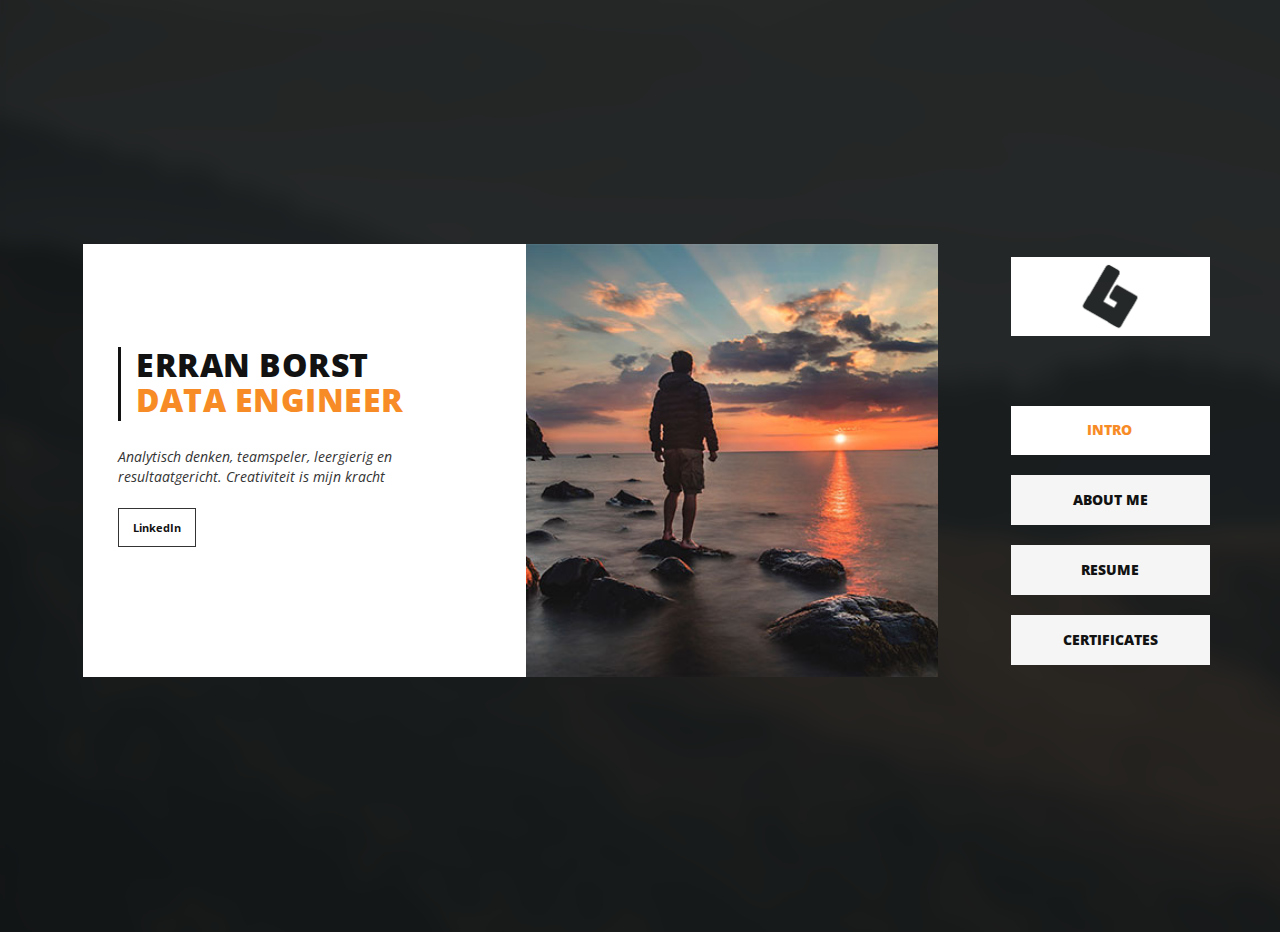
<file: index.html>
﻿<!doctype html>
<!--[if lt IE 7]>      <html class="no-js lt-ie9 lt-ie8 lt-ie7" lang=""> <![endif]-->
<!--[if IE 7]>         <html class="no-js lt-ie9 lt-ie8" lang=""> <![endif]-->
<!--[if IE 8]>         <html class="no-js lt-ie9" lang=""> <![endif]-->
<!--[if gt IE 8]><!-->
<html class="no-js" lang="">
 <!--<![endif]-->
<head>
    <meta charset="utf-8">
    <meta http-equiv="X-UA-Compatible" content="IE=edge,chrome=1">
    <title>Short HTML CSS Template</title>
    <!--
    Short HTML Template
    http://www.templatemo.com/tm-502-short
    -->
    <meta name="description" content="">
    <meta name="viewport" content="width=device-width, initial-scale=1">
    <link rel="apple-touch-icon" href="apple-touch-icon.png">

    <link rel="stylesheet" href="css/bootstrap.min.css">
    <link rel="stylesheet" href="css/bootstrap-theme.min.css">
    <link rel="stylesheet" href="css/animate.min.css">
    <link rel="stylesheet" href="css/easy-responsive-tabs.min.css">
    <link rel="stylesheet" href="css/tabs.css">
    <link rel="stylesheet" href="css/templatemo-style.css">

    <link href="https://fonts.googleapis.com/css?family=Open+Sans:300,400,600,700,800" rel="stylesheet">

    <script src="js/vendor/modernizr-2.8.3-respond-1.4.2.min.js"></script>
</head>
<body>
    <!--[if lt IE 8]>
        <p class="browserupgrade">You are using an <strong>outdated</strong> browser. Please <a href="http://browsehappy.com/">upgrade your browser</a> to improve your experience.</p>
    <![endif]-->
    <!-- Laoding page  -->
    <div class="preloader">
        <div class="spinner">
            <div class="dot1"></div>
            <div class="dot2"></div>
        </div>
    </div>
    <!-- End Laoding page  -->
    <!-- Begin HorizontalTab style 6 -->
    <section class="section-full image-bg">

        <div class="container">

            <div class="row">

                <div class="col-md-12">

                    <a href="index.html"><div class="responsive-logo hidden-lg hidden-md hidden-sm"><img src="img/logo.png"></div></a>

                    <!-- Begin .HorizontalTab -->
                    <div class="VerticalTab VerticalTab_hash_scroll VerticalTab_6 tabs_ver_6">

                        <ul class="resp-tabs-list hor_1">
                            <a href="index.html"><div class="logo"><img src="img/logo.png"></div></a>
                            <li class="tabs-1" data-tab-name="profile"><span class="tabs-text">Intro</span></li>
                            <li class="tabs-2" data-tab-name="resume"><span class="tabs-text">About me</span></li>
                            <li class="tabs-3" data-tab-name="portfolio"><span class="tabs-text">Resume</span></li>
                            <li class="tabs-4" data-tab-name="contact"><span class="tabs-text">Certificates</span></li>
                        </ul>

                        <div class="resp-tabs-container hor_1 tabs_scroll">

                            <div class="fc-tab-1">

                                <div class="home-container">
                                    <div class="row">
                                        <div class="col-md-6">
                                            <div class="left-content">
                                                <div class="left-line"></div>
                                                <h2>Erran Borst <br /> <em>Data Engineer</em></h2>
                                                <p>Analytisch denken, teamspeler, leergierig en resultaatgericht. Creativiteit is mijn kracht</p>
                                                <div class="primary-button">
                                                    <a href="https://www.linkedin.com/in/erran-borst/">LinkedIn</a>
                                                </div>
                                            </div>
                                        </div>
                                        <div class="col-md-6">
                                            <div class="right-content">
                                                <img src="img/home-image.jpg">
                                            </div>
                                        </div>
                                    </div>
                                </div>

                            </div>

                            <div class="fc-tab-2">

                                <div class="about-container">
                                    <div class="row">
                                        <div class="col-md-12">
                                            <h2>More info about <em>Short</em></h2>
                                            <div class="under-line"></div>
                                            <p>Lorem ipsum dolor sit amet, consectetur adipiscing elit. Nunc purus ligula, ullamcorper id velit id, vestibulum auctor sapien. Sed quis mauris eget sem <em>imperdiet rhoncus hendrerit</em> sed neque.<br><br>Praesent dictum at erat <em>consectetur imperdiet</em>. Vivamus lobortis eros quis elementum egestas. Fusce sed lorem sed tellus convallis pulvinar non eget erat. Nunc sapien mauris, molestie sed interdum vel, pharetra et metus.</p>
                                            <img src="img/about-image.jpg">
                                        </div>
                                    </div>
                                </div>

                            </div>

                            <div class="fc-tab-3">

                                <div class="owl-carousel owl-theme projects-container">
                                    <div>
                                        <div class="project-item">
                                            <div class="thumb-holder">
                                                <div class="hover-effect">
                                                    <div class="hover-content">
                                                        <h4>Awesome Project</h4>
                                                        <a href="img/item-01.jpg" data-lightbox="image-1"><img src="img/project-icon.png"></a>
                                                    </div>
                                                </div>
                                                <img src="img/project-item-01.jpg">
                                            </div>
                                        </div>
                                    </div>
                                    <div>
                                        <div class="project-item">
                                            <div class="thumb-holder">
                                                <div class="hover-effect">
                                                    <div class="hover-content">
                                                        <h4>Awesome Two</h4>
                                                        <a href="img/item-02.jpg" data-lightbox="image-1"><img src="img/project-icon.png"></a>
                                                    </div>
                                                </div>
                                                <img src="img/project-item-02.jpg">
                                            </div>
                                        </div>
                                    </div>
                                    <div>
                                        <div class="project-item">
                                            <div class="thumb-holder">
                                                <div class="hover-effect">
                                                    <div class="hover-content">
                                                        <h4>Awesome Three</h4>
                                                        <a href="img/item-03.jpg" data-lightbox="image-1"><img src="img/project-icon.png"></a>
                                                    </div>
                                                </div>
                                                <img src="img/project-item-03.jpg">
                                            </div>
                                        </div>
                                    </div>
                                    <div>
                                        <div class="project-item">
                                            <div class="thumb-holder">
                                                <div class="hover-effect">
                                                    <div class="hover-content">
                                                        <h4>Project Four</h4>
                                                        <a href="img/item-04.jpg" data-lightbox="image-1"><img src="img/project-icon.png"></a>
                                                    </div>
                                                </div>
                                                <img src="img/project-item-04.jpg">
                                            </div>
                                        </div>
                                    </div>
                                    <div>
                                        <div class="project-item">
                                            <div class="thumb-holder">
                                                <div class="hover-effect">
                                                    <div class="hover-content">
                                                        <h4>Fifth Project</h4>
                                                        <a href="img/item-05.jpg" data-lightbox="image-1"><img src="img/project-icon.png"></a>
                                                    </div>
                                                </div>
                                                <img src="img/project-item-05.jpg">
                                            </div>
                                        </div>
                                    </div>
                                    <div>
                                        <div class="project-item">
                                            <div class="thumb-holder">
                                                <div class="hover-effect">
                                                    <div class="hover-content">
                                                        <h4>Sixth Project</h4>
                                                        <a href="img/item-06.jpg" data-lightbox="image-1"><img src="img/project-icon.png"></a>
                                                    </div>
                                                </div>
                                                <img src="img/project-item-06.jpg">
                                            </div>
                                        </div>
                                    </div>
                                    <div>
                                        <div class="project-item">
                                            <div class="thumb-holder">
                                                <div class="hover-effect">
                                                    <div class="hover-content">
                                                        <h4>Project Seven</h4>
                                                        <a href="img/item-07.jpg" data-lightbox="image-1"><img src="img/project-icon.png"></a>
                                                    </div>
                                                </div>
                                                <img src="img/project-item-07.jpg">
                                            </div>
                                        </div>
                                    </div>
                                    <div>
                                        <div class="project-item">
                                            <div class="thumb-holder">
                                                <div class="hover-effect">
                                                    <div class="hover-content">
                                                        <h4>Awesome Eight</h4>
                                                        <a href="img/item-02.jpg" data-lightbox="image-1"><img src="img/project-icon.png"></a>
                                                    </div>
                                                </div>
                                                <img src="img/project-item-02.jpg">
                                            </div>
                                        </div>
                                    </div>
                                    <div>
                                        <div class="project-item">
                                            <div class="thumb-holder">
                                                <div class="hover-effect">
                                                    <div class="hover-content">
                                                        <h4>Awesome Nine</h4>
                                                        <a href="img/item-01.jpg" data-lightbox="image-1"><img src="img/project-icon.png"></a>
                                                    </div>
                                                </div>
                                                <img src="img/project-item-01.jpg">
                                            </div>
                                        </div>
                                    </div>
                                </div>

                            </div>

                            <div class="fc-tab-4">

                                <div class="contact-container">
                                    <div class="row">
                                        <div class="col-md-6">
                                            <div class="contact-form">
                                                <div class="heading">
                                                    <h2>Say Hello</h2>
                                                </div>
                                                <form id="contact" action="" method="post">
                                                    <fieldset>
                                                        <input name="name" type="text" class="form-control" id="name" placeholder="Your Name" required="">
                                                    </fieldset>
                                                    <fieldset>
                                                        <input name="email" type="email" class="form-control" id="email" placeholder="Email" required="">
                                                    </fieldset>
                                                    <fieldset>
                                                        <textarea name="message" rows="6" class="form-control" id="message" placeholder="Message" required=""></textarea>
                                                    </fieldset>
                                                    <fieldset>
                                                        <button type="submit" id="form-submit" class="btn">Submit</button>
                                                    </fieldset>
                                                </form>
                                            </div>
                                        </div>
                                        <div class="col-md-6">
                                            <div class="more-info">
                                                <p>Lorem ipsum dolor sit amet, consectetur adipiscing elit. Nunc purus ligula, ullamcorper id velit id, vestibulum auctor sapien. Sed quis mauris eget sem <em>imperdiet rhoncus hendrerit</em> sed neque.<br><br>Praesent dictum at erat <em>consectetur imperdiet</em>. Vivamus lobortis eros quis elementum egestas. Fusce sed lorem sed tellus convallis pulvinar non eget erat. Nunc sapien mauris, molestie sed interdum vel, pharetra et metus.<br><br><em>1142 Bee Street<br>Grand Rapids, MI 49503</em></p>
                                            </div>
                                        </div>
                                    </div>
                                </div>

                            </div>


                        </div>
                    </div>
                    <!-- End .HorizontalTab -->

                </div>

            </div>

        </div>

    </section>

    <script src="//ajax.googleapis.com/ajax/libs/jquery/1.11.2/jquery.min.js"></script>
    <script>window.jQuery || document.write('<script src="js/vendor/jquery-1.11.2.min.js"><\/script>')</script>

    <script src="js/vendor/bootstrap.min.js"></script>
    <script src="js/plugins.js"></script>
    <script src="js/main.js"></script>
    <script src="js/jquery.nicescroll.min.js"></script>
    <script src="js/easyResponsiveTabs.js"></script>

    <!-- Google Analytics: change UA-XXXXX-X to be your site's ID. -->
    <script>
            (function(b,o,i,l,e,r){b.GoogleAnalyticsObject=l;b[l]||(b[l]=
            function(){(b[l].q=b[l].q||[]).push(arguments)});b[l].l=+new Date;
            e=o.createElement(i);r=o.getElementsByTagName(i)[0];
            e.src='//www.google-analytics.com/analytics.js';
            r.parentNode.insertBefore(e,r)}(window,document,'script','ga'));
            ga('create','UA-XXXXX-X','auto');ga('send','pageview');
    </script>


</body>
</html>
</file>
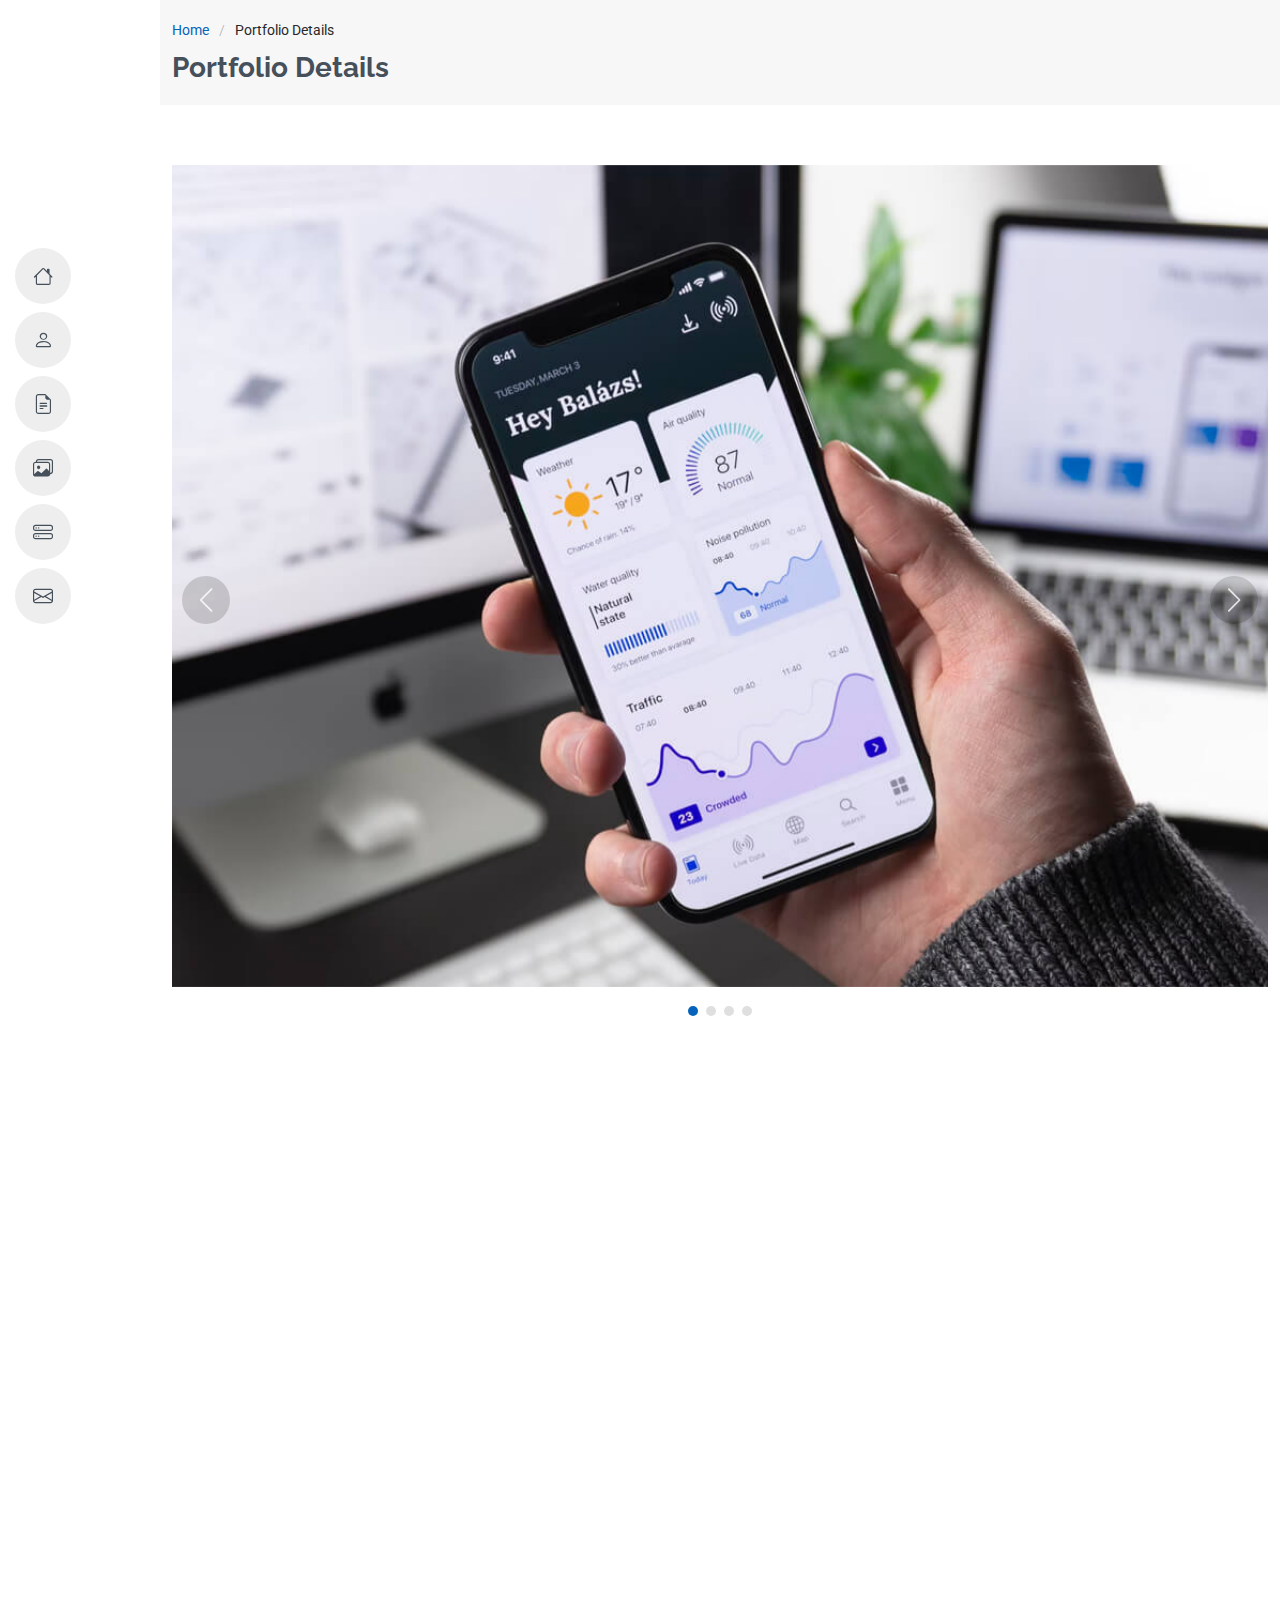
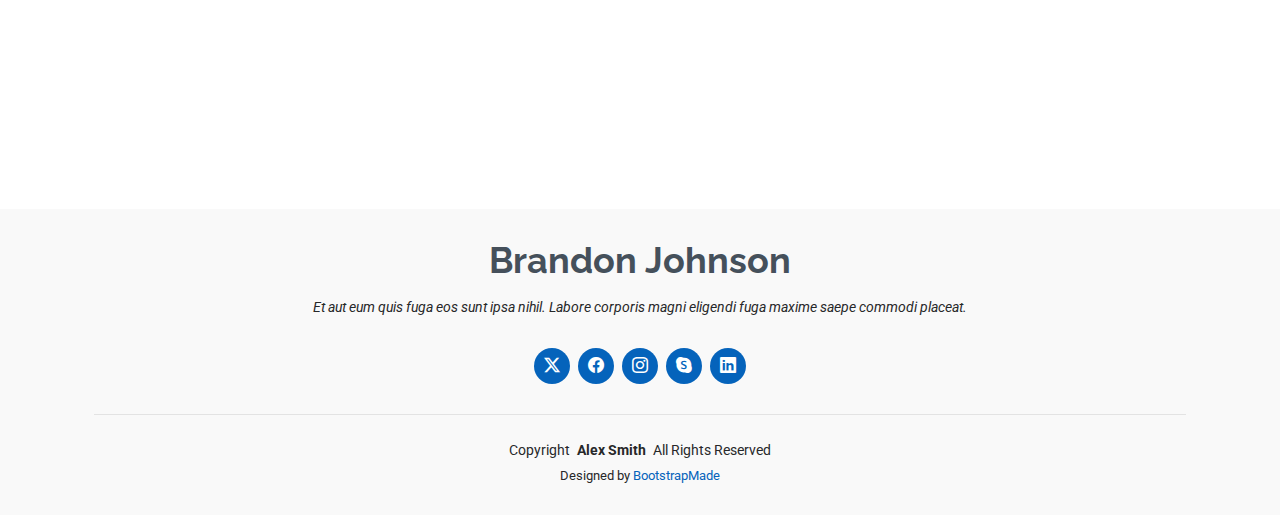
<file: portfolio-details.html>
<!DOCTYPE html>
<html lang="en">

<head>
  <meta charset="utf-8">
  <meta content="width=device-width, initial-scale=1.0" name="viewport">
  <title>Portfolio Details - MyResume Bootstrap Template</title>
  <meta content="" name="description">
  <meta content="" name="keywords">

  <!-- Favicons -->
  <link href="assets/img/favicon.png" rel="icon">
  <link href="assets/img/apple-touch-icon.png" rel="apple-touch-icon">

  <!-- Fonts -->
  <link href="https://fonts.googleapis.com" rel="preconnect">
  <link href="https://fonts.gstatic.com" rel="preconnect" crossorigin>
  <link href="https://fonts.googleapis.com/css2?family=Roboto:ital,wght@0,100;0,300;0,400;0,500;0,700;0,900;1,100;1,300;1,400;1,500;1,700;1,900&family=Poppins:ital,wght@0,100;0,200;0,300;0,400;0,500;0,600;0,700;0,800;0,900;1,100;1,200;1,300;1,400;1,500;1,600;1,700;1,800;1,900&family=Raleway:ital,wght@0,100;0,200;0,300;0,400;0,500;0,600;0,700;0,800;0,900;1,100;1,200;1,300;1,400;1,500;1,600;1,700;1,800;1,900&display=swap" rel="stylesheet">

  <!-- Vendor CSS Files -->
  <link href="assets/vendor/bootstrap/css/bootstrap.min.css" rel="stylesheet">
  <link href="assets/vendor/bootstrap-icons/bootstrap-icons.css" rel="stylesheet">
  <link href="assets/vendor/aos/aos.css" rel="stylesheet">
  <link href="assets/vendor/glightbox/css/glightbox.min.css" rel="stylesheet">
  <link href="assets/vendor/swiper/swiper-bundle.min.css" rel="stylesheet">

  <!-- Main CSS File -->
  <link href="assets/css/main.css" rel="stylesheet">

  <!-- =======================================================
  * Template Name: MyResume
  * Template URL: https://bootstrapmade.com/free-html-bootstrap-template-my-resume/
  * Updated: Jun 29 2024 with Bootstrap v5.3.3
  * Author: BootstrapMade.com
  * License: https://bootstrapmade.com/license/
  ======================================================== -->
</head>

<body class="portfolio-details-page">

  <header id="header" class="header d-flex flex-column justify-content-center">

    <i class="header-toggle d-xl-none bi bi-list"></i>

    <nav id="navmenu" class="navmenu">
      <ul>
        <li><a href="#hero"><i class="bi bi-house navicon"></i><span>Home</span></a></li>
        <li><a href="#about"><i class="bi bi-person navicon"></i><span>About</span></a></li>
        <li><a href="#resume"><i class="bi bi-file-earmark-text navicon"></i><span>Resume</span></a></li>
        <li><a href="#portfolio"><i class="bi bi-images navicon"></i><span>Portfolio</span></a></li>
        <li><a href="#services"><i class="bi bi-hdd-stack navicon"></i><span>Services</span></a></li>
        <li><a href="#contact"><i class="bi bi-envelope navicon"></i><span>Contact</span></a></li>
      </ul>
    </nav>

  </header>

  <main class="main">

    <!-- Page Title -->
    <div class="page-title" data-aos="fade">
      <div class="container">
        <nav class="breadcrumbs">
          <ol>
            <li><a href="index.html">Home</a></li>
            <li class="current">Portfolio Details</li>
          </ol>
        </nav>
        <h1>Portfolio Details</h1>
      </div>
    </div><!-- End Page Title -->

    <!-- Portfolio Details Section -->
    <section id="portfolio-details" class="portfolio-details section">

      <div class="container" data-aos="fade-up">

        <div class="portfolio-details-slider swiper init-swiper">
          <script type="application/json" class="swiper-config">
            {
              "loop": true,
              "speed": 600,
              "autoplay": {
                "delay": 5000
              },
              "slidesPerView": "auto",
              "navigation": {
                "nextEl": ".swiper-button-next",
                "prevEl": ".swiper-button-prev"
              },
              "pagination": {
                "el": ".swiper-pagination",
                "type": "bullets",
                "clickable": true
              }
            }
          </script>
          <div class="swiper-wrapper align-items-center">

            <div class="swiper-slide">
              <img src="assets/img/portfolio/app-1.jpg" alt="">
            </div>

            <div class="swiper-slide">
              <img src="assets/img/portfolio/product-1.jpg" alt="">
            </div>

            <div class="swiper-slide">
              <img src="assets/img/portfolio/branding-1.jpg" alt="">
            </div>

            <div class="swiper-slide">
              <img src="assets/img/portfolio/books-1.jpg" alt="">
            </div>

          </div>
          <div class="swiper-button-prev"></div>
          <div class="swiper-button-next"></div>
          <div class="swiper-pagination"></div>
        </div>

        <div class="row justify-content-between gy-4 mt-4">

          <div class="col-lg-8" data-aos="fade-up">
            <div class="portfolio-description">
              <h2>This is an example of portfolio details</h2>
              <p>
                Autem ipsum nam porro corporis rerum. Quis eos dolorem eos itaque inventore commodi labore quia quia. Exercitationem repudiandae officiis neque suscipit non officia eaque itaque enim. Voluptatem officia accusantium nesciunt est omnis tempora consectetur dignissimos. Sequi nulla at esse enim cum deserunt eius.
              </p>
              <p>
                Amet consequatur qui dolore veniam voluptatem voluptatem sit. Non aspernatur atque natus ut cum nam et. Praesentium error dolores rerum minus sequi quia veritatis eum. Eos et doloribus doloremque nesciunt molestiae laboriosam.
              </p>

              <div class="testimonial-item">
                <p>
                  <i class="bi bi-quote quote-icon-left"></i>
                  <span>Export tempor illum tamen malis malis eram quae irure esse labore quem cillum quid cillum eram malis quorum velit fore eram velit sunt aliqua noster fugiat irure amet legam anim culpa.</span>
                  <i class="bi bi-quote quote-icon-right"></i>
                </p>
                <div>
                  <img src="assets/img/testimonials/testimonials-2.jpg" class="testimonial-img" alt="">
                  <h3>Sara Wilsson</h3>
                  <h4>Designer</h4>
                </div>
              </div>

              <p>
                Impedit ipsum quae et aliquid doloribus et voluptatem quasi. Perspiciatis occaecati earum et magnam animi. Quibusdam non qui ea vitae suscipit vitae sunt. Repudiandae incidunt cumque minus deserunt assumenda tempore. Delectus voluptas necessitatibus est.
              </p>

              <p>
                Sunt voluptatum sapiente facilis quo odio aut ipsum repellat debitis. Molestiae et autem libero. Explicabo et quod necessitatibus similique quis dolor eum. Numquam eaque praesentium rem et qui nesciunt.
              </p>

            </div>
          </div>

          <div class="col-lg-3" data-aos="fade-up" data-aos-delay="100">
            <div class="portfolio-info">
              <h3>Project information</h3>
              <ul>
                <li><strong>Category</strong> Web design</li>
                <li><strong>Client</strong> ASU Company</li>
                <li><strong>Project date</strong> 01 March, 2020</li>
                <li><strong>Project URL</strong> <a href="#">www.example.com</a></li>
                <li><a href="#" class="btn-visit align-self-start">Visit Website</a></li>
              </ul>
            </div>
          </div>

        </div>

      </div>

    </section><!-- /Portfolio Details Section -->

  </main>

  <footer id="footer" class="footer position-relative light-background">
    <div class="container">
      <h3 class="sitename">Brandon Johnson</h3>
      <p>Et aut eum quis fuga eos sunt ipsa nihil. Labore corporis magni eligendi fuga maxime saepe commodi placeat.</p>
      <div class="social-links d-flex justify-content-center">
        <a href=""><i class="bi bi-twitter-x"></i></a>
        <a href=""><i class="bi bi-facebook"></i></a>
        <a href=""><i class="bi bi-instagram"></i></a>
        <a href=""><i class="bi bi-skype"></i></a>
        <a href=""><i class="bi bi-linkedin"></i></a>
      </div>
      <div class="container">
        <div class="copyright">
          <span>Copyright</span> <strong class="px-1 sitename">Alex Smith</strong> <span>All Rights Reserved</span>
        </div>
        <div class="credits">
          <!-- All the links in the footer should remain intact. -->
          <!-- You can delete the links only if you've purchased the pro version. -->
          <!-- Licensing information: https://bootstrapmade.com/license/ -->
          <!-- Purchase the pro version with working PHP/AJAX contact form: [buy-url] -->
          Designed by <a href="https://bootstrapmade.com/">BootstrapMade</a>
        </div>
      </div>
    </div>
  </footer>

  <!-- Scroll Top -->
  <a href="#" id="scroll-top" class="scroll-top d-flex align-items-center justify-content-center"><i class="bi bi-arrow-up-short"></i></a>

  <!-- Preloader -->
  <div id="preloader"></div>

  <!-- Vendor JS Files -->
  <script src="assets/vendor/bootstrap/js/bootstrap.bundle.min.js"></script>
  <script src="assets/vendor/php-email-form/validate.js"></script>
  <script src="assets/vendor/aos/aos.js"></script>
  <script src="assets/vendor/typed.js/typed.umd.js"></script>
  <script src="assets/vendor/purecounter/purecounter_vanilla.js"></script>
  <script src="assets/vendor/waypoints/noframework.waypoints.js"></script>
  <script src="assets/vendor/glightbox/js/glightbox.min.js"></script>
  <script src="assets/vendor/imagesloaded/imagesloaded.pkgd.min.js"></script>
  <script src="assets/vendor/isotope-layout/isotope.pkgd.min.js"></script>
  <script src="assets/vendor/swiper/swiper-bundle.min.js"></script>

  <!-- Main JS File -->
  <script src="assets/js/main.js"></script>

</body>

</html>
</file>
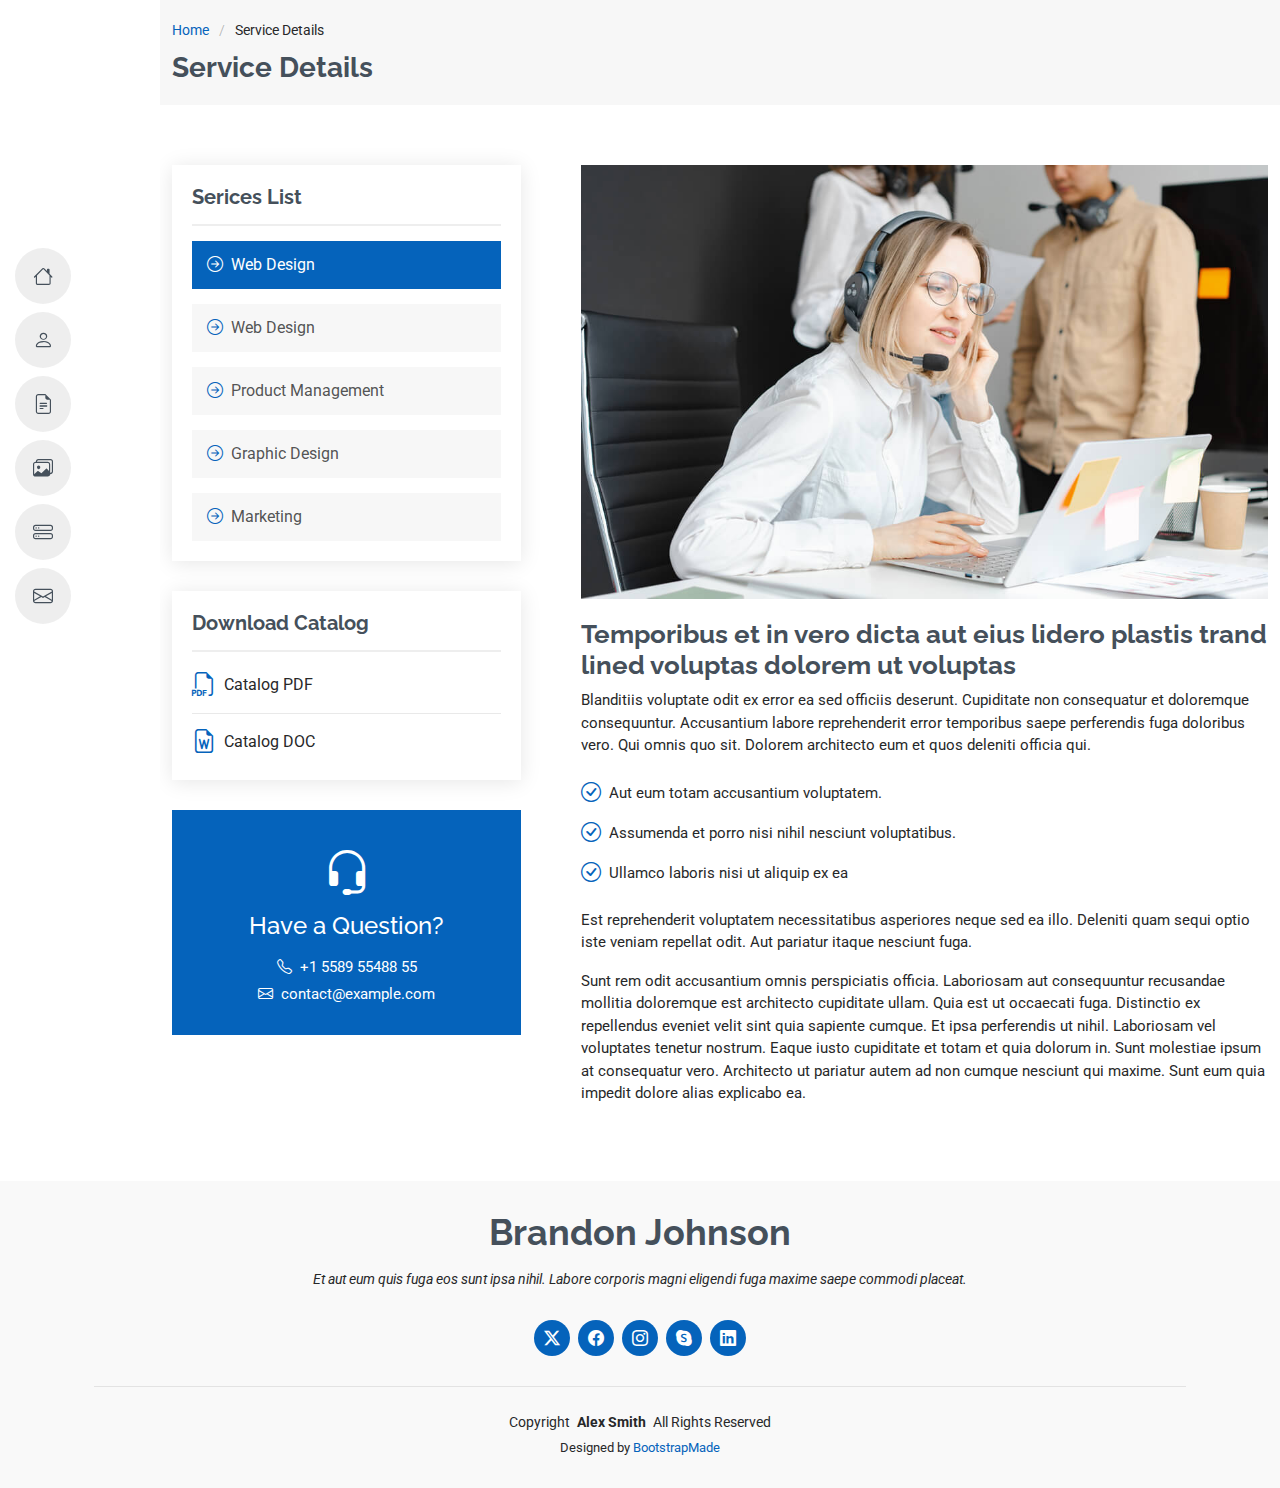
<file: service-details.html>
<!DOCTYPE html>
<html lang="en">

<head>
  <meta charset="utf-8">
  <meta content="width=device-width, initial-scale=1.0" name="viewport">
  <title>Service Details - MyResume Bootstrap Template</title>
  <meta content="" name="description">
  <meta content="" name="keywords">

  <!-- Favicons -->
  <link href="assets/img/favicon.png" rel="icon">
  <link href="assets/img/apple-touch-icon.png" rel="apple-touch-icon">

  <!-- Fonts -->
  <link href="https://fonts.googleapis.com" rel="preconnect">
  <link href="https://fonts.gstatic.com" rel="preconnect" crossorigin>
  <link href="https://fonts.googleapis.com/css2?family=Roboto:ital,wght@0,100;0,300;0,400;0,500;0,700;0,900;1,100;1,300;1,400;1,500;1,700;1,900&family=Poppins:ital,wght@0,100;0,200;0,300;0,400;0,500;0,600;0,700;0,800;0,900;1,100;1,200;1,300;1,400;1,500;1,600;1,700;1,800;1,900&family=Raleway:ital,wght@0,100;0,200;0,300;0,400;0,500;0,600;0,700;0,800;0,900;1,100;1,200;1,300;1,400;1,500;1,600;1,700;1,800;1,900&display=swap" rel="stylesheet">

  <!-- Vendor CSS Files -->
  <link href="assets/vendor/bootstrap/css/bootstrap.min.css" rel="stylesheet">
  <link href="assets/vendor/bootstrap-icons/bootstrap-icons.css" rel="stylesheet">
  <link href="assets/vendor/aos/aos.css" rel="stylesheet">
  <link href="assets/vendor/glightbox/css/glightbox.min.css" rel="stylesheet">
  <link href="assets/vendor/swiper/swiper-bundle.min.css" rel="stylesheet">

  <!-- Main CSS File -->
  <link href="assets/css/main.css" rel="stylesheet">

  <!-- =======================================================
  * Template Name: MyResume
  * Template URL: https://bootstrapmade.com/free-html-bootstrap-template-my-resume/
  * Updated: Jun 29 2024 with Bootstrap v5.3.3
  * Author: BootstrapMade.com
  * License: https://bootstrapmade.com/license/
  ======================================================== -->
</head>

<body class="service-details-page">

  <header id="header" class="header d-flex flex-column justify-content-center">

    <i class="header-toggle d-xl-none bi bi-list"></i>

    <nav id="navmenu" class="navmenu">
      <ul>
        <li><a href="#hero"><i class="bi bi-house navicon"></i><span>Home</span></a></li>
        <li><a href="#about"><i class="bi bi-person navicon"></i><span>About</span></a></li>
        <li><a href="#resume"><i class="bi bi-file-earmark-text navicon"></i><span>Resume</span></a></li>
        <li><a href="#portfolio"><i class="bi bi-images navicon"></i><span>Portfolio</span></a></li>
        <li><a href="#services"><i class="bi bi-hdd-stack navicon"></i><span>Services</span></a></li>
        <li><a href="#contact"><i class="bi bi-envelope navicon"></i><span>Contact</span></a></li>
      </ul>
    </nav>

  </header>

  <main class="main">

    <!-- Page Title -->
    <div class="page-title" data-aos="fade">
      <div class="container">
        <nav class="breadcrumbs">
          <ol>
            <li><a href="index.html">Home</a></li>
            <li class="current">Service Details</li>
          </ol>
        </nav>
        <h1>Service Details</h1>
      </div>
    </div><!-- End Page Title -->

    <!-- Service Details Section -->
    <section id="service-details" class="service-details section">

      <div class="container">

        <div class="row gy-5">

          <div class="col-lg-4" data-aos="fade-up" data-aos-delay="100">

            <div class="service-box">
              <h4>Serices List</h4>
              <div class="services-list">
                <a href="#" class="active"><i class="bi bi-arrow-right-circle"></i><span>Web Design</span></a>
                <a href="#"><i class="bi bi-arrow-right-circle"></i><span>Web Design</span></a>
                <a href="#"><i class="bi bi-arrow-right-circle"></i><span>Product Management</span></a>
                <a href="#"><i class="bi bi-arrow-right-circle"></i><span>Graphic Design</span></a>
                <a href="#"><i class="bi bi-arrow-right-circle"></i><span>Marketing</span></a>
              </div>
            </div><!-- End Services List -->

            <div class="service-box">
              <h4>Download Catalog</h4>
              <div class="download-catalog">
                <a href="#"><i class="bi bi-filetype-pdf"></i><span>Catalog PDF</span></a>
                <a href="#"><i class="bi bi-file-earmark-word"></i><span>Catalog DOC</span></a>
              </div>
            </div><!-- End Services List -->

            <div class="help-box d-flex flex-column justify-content-center align-items-center">
              <i class="bi bi-headset help-icon"></i>
              <h4>Have a Question?</h4>
              <p class="d-flex align-items-center mt-2 mb-0"><i class="bi bi-telephone me-2"></i> <span>+1 5589 55488 55</span></p>
              <p class="d-flex align-items-center mt-1 mb-0"><i class="bi bi-envelope me-2"></i> <a href="mailto:contact@example.com">contact@example.com</a></p>
            </div>

          </div>

          <div class="col-lg-8 ps-lg-5" data-aos="fade-up" data-aos-delay="200">
            <img src="assets/img/services.jpg" alt="" class="img-fluid services-img">
            <h3>Temporibus et in vero dicta aut eius lidero plastis trand lined voluptas dolorem ut voluptas</h3>
            <p>
              Blanditiis voluptate odit ex error ea sed officiis deserunt. Cupiditate non consequatur et doloremque consequuntur. Accusantium labore reprehenderit error temporibus saepe perferendis fuga doloribus vero. Qui omnis quo sit. Dolorem architecto eum et quos deleniti officia qui.
            </p>
            <ul>
              <li><i class="bi bi-check-circle"></i> <span>Aut eum totam accusantium voluptatem.</span></li>
              <li><i class="bi bi-check-circle"></i> <span>Assumenda et porro nisi nihil nesciunt voluptatibus.</span></li>
              <li><i class="bi bi-check-circle"></i> <span>Ullamco laboris nisi ut aliquip ex ea</span></li>
            </ul>
            <p>
              Est reprehenderit voluptatem necessitatibus asperiores neque sed ea illo. Deleniti quam sequi optio iste veniam repellat odit. Aut pariatur itaque nesciunt fuga.
            </p>
            <p>
              Sunt rem odit accusantium omnis perspiciatis officia. Laboriosam aut consequuntur recusandae mollitia doloremque est architecto cupiditate ullam. Quia est ut occaecati fuga. Distinctio ex repellendus eveniet velit sint quia sapiente cumque. Et ipsa perferendis ut nihil. Laboriosam vel voluptates tenetur nostrum. Eaque iusto cupiditate et totam et quia dolorum in. Sunt molestiae ipsum at consequatur vero. Architecto ut pariatur autem ad non cumque nesciunt qui maxime. Sunt eum quia impedit dolore alias explicabo ea.
            </p>
          </div>

        </div>

      </div>

    </section><!-- /Service Details Section -->

  </main>

  <footer id="footer" class="footer position-relative light-background">
    <div class="container">
      <h3 class="sitename">Brandon Johnson</h3>
      <p>Et aut eum quis fuga eos sunt ipsa nihil. Labore corporis magni eligendi fuga maxime saepe commodi placeat.</p>
      <div class="social-links d-flex justify-content-center">
        <a href=""><i class="bi bi-twitter-x"></i></a>
        <a href=""><i class="bi bi-facebook"></i></a>
        <a href=""><i class="bi bi-instagram"></i></a>
        <a href=""><i class="bi bi-skype"></i></a>
        <a href=""><i class="bi bi-linkedin"></i></a>
      </div>
      <div class="container">
        <div class="copyright">
          <span>Copyright</span> <strong class="px-1 sitename">Alex Smith</strong> <span>All Rights Reserved</span>
        </div>
        <div class="credits">
          <!-- All the links in the footer should remain intact. -->
          <!-- You can delete the links only if you've purchased the pro version. -->
          <!-- Licensing information: https://bootstrapmade.com/license/ -->
          <!-- Purchase the pro version with working PHP/AJAX contact form: [buy-url] -->
          Designed by <a href="https://bootstrapmade.com/">BootstrapMade</a>
        </div>
      </div>
    </div>
  </footer>

  <!-- Scroll Top -->
  <a href="#" id="scroll-top" class="scroll-top d-flex align-items-center justify-content-center"><i class="bi bi-arrow-up-short"></i></a>

  <!-- Preloader -->
  <div id="preloader"></div>

  <!-- Vendor JS Files -->
  <script src="assets/vendor/bootstrap/js/bootstrap.bundle.min.js"></script>
  <script src="assets/vendor/php-email-form/validate.js"></script>
  <script src="assets/vendor/aos/aos.js"></script>
  <script src="assets/vendor/typed.js/typed.umd.js"></script>
  <script src="assets/vendor/purecounter/purecounter_vanilla.js"></script>
  <script src="assets/vendor/waypoints/noframework.waypoints.js"></script>
  <script src="assets/vendor/glightbox/js/glightbox.min.js"></script>
  <script src="assets/vendor/imagesloaded/imagesloaded.pkgd.min.js"></script>
  <script src="assets/vendor/isotope-layout/isotope.pkgd.min.js"></script>
  <script src="assets/vendor/swiper/swiper-bundle.min.js"></script>

  <!-- Main JS File -->
  <script src="assets/js/main.js"></script>

</body>

</html>
</file>
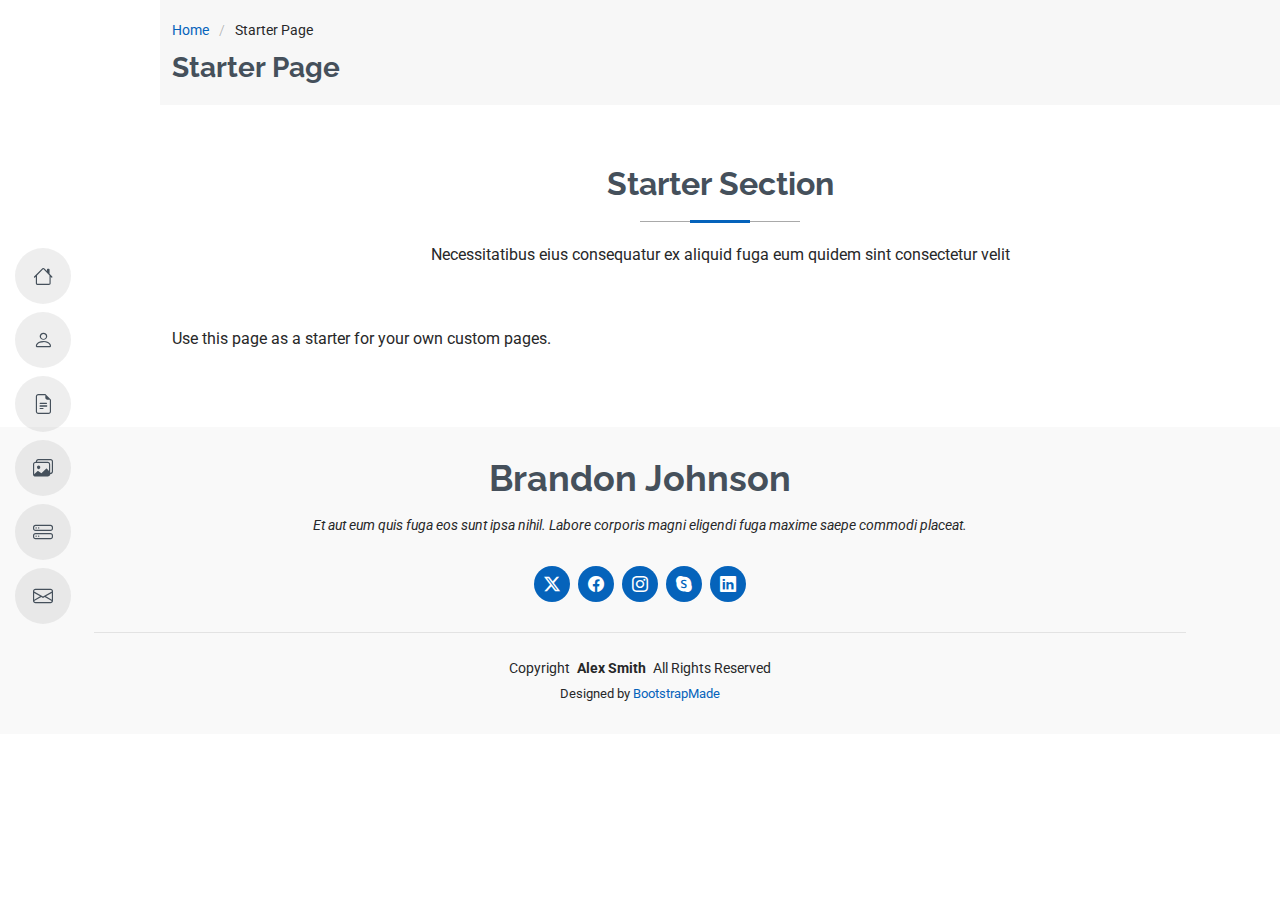
<file: starter-page.html>
<!DOCTYPE html>
<html lang="en">

<head>
  <meta charset="utf-8">
  <meta content="width=device-width, initial-scale=1.0" name="viewport">
  <title>Starter Page - MyResume Bootstrap Template</title>
  <meta content="" name="description">
  <meta content="" name="keywords">

  <!-- Favicons -->
  <link href="assets/img/favicon.png" rel="icon">
  <link href="assets/img/apple-touch-icon.png" rel="apple-touch-icon">

  <!-- Fonts -->
  <link href="https://fonts.googleapis.com" rel="preconnect">
  <link href="https://fonts.gstatic.com" rel="preconnect" crossorigin>
  <link href="https://fonts.googleapis.com/css2?family=Roboto:ital,wght@0,100;0,300;0,400;0,500;0,700;0,900;1,100;1,300;1,400;1,500;1,700;1,900&family=Poppins:ital,wght@0,100;0,200;0,300;0,400;0,500;0,600;0,700;0,800;0,900;1,100;1,200;1,300;1,400;1,500;1,600;1,700;1,800;1,900&family=Raleway:ital,wght@0,100;0,200;0,300;0,400;0,500;0,600;0,700;0,800;0,900;1,100;1,200;1,300;1,400;1,500;1,600;1,700;1,800;1,900&display=swap" rel="stylesheet">

  <!-- Vendor CSS Files -->
  <link href="assets/vendor/bootstrap/css/bootstrap.min.css" rel="stylesheet">
  <link href="assets/vendor/bootstrap-icons/bootstrap-icons.css" rel="stylesheet">
  <link href="assets/vendor/aos/aos.css" rel="stylesheet">
  <link href="assets/vendor/glightbox/css/glightbox.min.css" rel="stylesheet">
  <link href="assets/vendor/swiper/swiper-bundle.min.css" rel="stylesheet">

  <!-- Main CSS File -->
  <link href="assets/css/main.css" rel="stylesheet">

  <!-- =======================================================
  * Template Name: MyResume
  * Template URL: https://bootstrapmade.com/free-html-bootstrap-template-my-resume/
  * Updated: Jun 29 2024 with Bootstrap v5.3.3
  * Author: BootstrapMade.com
  * License: https://bootstrapmade.com/license/
  ======================================================== -->
</head>

<body class="starter-page-page">

  <header id="header" class="header d-flex flex-column justify-content-center">

    <i class="header-toggle d-xl-none bi bi-list"></i>

    <nav id="navmenu" class="navmenu">
      <ul>
        <li><a href="#hero"><i class="bi bi-house navicon"></i><span>Home</span></a></li>
        <li><a href="#about"><i class="bi bi-person navicon"></i><span>About</span></a></li>
        <li><a href="#resume"><i class="bi bi-file-earmark-text navicon"></i><span>Resume</span></a></li>
        <li><a href="#portfolio"><i class="bi bi-images navicon"></i><span>Portfolio</span></a></li>
        <li><a href="#services"><i class="bi bi-hdd-stack navicon"></i><span>Services</span></a></li>
        <li><a href="#contact"><i class="bi bi-envelope navicon"></i><span>Contact</span></a></li>
      </ul>
    </nav>

  </header>

  <main class="main">

    <!-- Page Title -->
    <div class="page-title" data-aos="fade">
      <div class="container">
        <nav class="breadcrumbs">
          <ol>
            <li><a href="index.html">Home</a></li>
            <li class="current">Starter Page</li>
          </ol>
        </nav>
        <h1>Starter Page</h1>
      </div>
    </div><!-- End Page Title -->

    <!-- Starter Section Section -->
    <section id="starter-section" class="starter-section section">

      <!-- Section Title -->
      <div class="container section-title" data-aos="fade-up">
        <h2>Starter Section</h2>
        <p>Necessitatibus eius consequatur ex aliquid fuga eum quidem sint consectetur velit</p>
      </div><!-- End Section Title -->

      <div class="container" data-aos="fade-up">
        <p>Use this page as a starter for your own custom pages.</p>
      </div>

    </section><!-- /Starter Section Section -->

  </main>

  <footer id="footer" class="footer position-relative light-background">
    <div class="container">
      <h3 class="sitename">Brandon Johnson</h3>
      <p>Et aut eum quis fuga eos sunt ipsa nihil. Labore corporis magni eligendi fuga maxime saepe commodi placeat.</p>
      <div class="social-links d-flex justify-content-center">
        <a href=""><i class="bi bi-twitter-x"></i></a>
        <a href=""><i class="bi bi-facebook"></i></a>
        <a href=""><i class="bi bi-instagram"></i></a>
        <a href=""><i class="bi bi-skype"></i></a>
        <a href=""><i class="bi bi-linkedin"></i></a>
      </div>
      <div class="container">
        <div class="copyright">
          <span>Copyright</span> <strong class="px-1 sitename">Alex Smith</strong> <span>All Rights Reserved</span>
        </div>
        <div class="credits">
          <!-- All the links in the footer should remain intact. -->
          <!-- You can delete the links only if you've purchased the pro version. -->
          <!-- Licensing information: https://bootstrapmade.com/license/ -->
          <!-- Purchase the pro version with working PHP/AJAX contact form: [buy-url] -->
          Designed by <a href="https://bootstrapmade.com/">BootstrapMade</a>
        </div>
      </div>
    </div>
  </footer>

  <!-- Scroll Top -->
  <a href="#" id="scroll-top" class="scroll-top d-flex align-items-center justify-content-center"><i class="bi bi-arrow-up-short"></i></a>

  <!-- Preloader -->
  <div id="preloader"></div>

  <!-- Vendor JS Files -->
  <script src="assets/vendor/bootstrap/js/bootstrap.bundle.min.js"></script>
  <script src="assets/vendor/php-email-form/validate.js"></script>
  <script src="assets/vendor/aos/aos.js"></script>
  <script src="assets/vendor/typed.js/typed.umd.js"></script>
  <script src="assets/vendor/purecounter/purecounter_vanilla.js"></script>
  <script src="assets/vendor/waypoints/noframework.waypoints.js"></script>
  <script src="assets/vendor/glightbox/js/glightbox.min.js"></script>
  <script src="assets/vendor/imagesloaded/imagesloaded.pkgd.min.js"></script>
  <script src="assets/vendor/isotope-layout/isotope.pkgd.min.js"></script>
  <script src="assets/vendor/swiper/swiper-bundle.min.js"></script>

  <!-- Main JS File -->
  <script src="assets/js/main.js"></script>

</body>

</html>
</file>
<file: css/tabs.css>
/*
*  Table of Contents:
*
*/

/*
=====================================================
--------------- VerticalTab Tabs -----------------
=====================================================
*/

.tabs_scroll {
    height: auto;
    -webkit-box-sizing:border-box;
    -moz-box-sizing:border-box;
    box-sizing:border-box;		
}
.nicescroll-rails {
	width: 12px !important;
    background: rgba(0,0,0,0.1) !important;
    -webkit-border-radius: 1px;
    -moz-border-radius: 1px;
    border-radius: 1px;
}

.nicescroll-cursors {
	
} 


/*
--------------- Tabs Style ------------------
*/

.resp-tabs-list {
	padding: 22.5% 0px!important;
}

.VerticalTab.tabs_ver_6.resp-vtabs ul.resp-tabs-list {
    float: right!important;
    width: 17.5%;
	margin-top: 0px !important;
}
.VerticalTab.tabs_ver_6.resp-vtabs .resp-tabs-container {
	padding: 0px;
	background-color: transparent;
	border: 0;
	float: left;
	width: 75%;
	min-height: auto;
	clear: none;
	border-radius: 0;
	margin-left: 13px;
}
.VerticalTab.tabs_ver_6 .resp-tabs-list .logo img {
	max-width: 100%;
	overflow: hidden;
	margin-bottom: 60px;
}
.VerticalTab.tabs_ver_6 .resp-tabs-list li {
	margin: 10px 0px;
	text-align: center;
	display: inline-block;
	width: 100%;
	font-size: 14px;
	font-weight: 900;
	text-transform: uppercase;
	color: #121212;
}

.VerticalTab.tabs_ver_6 .resp-tabs-list .resp-tab-active {
	margin: 10px 0px!important;
	color: #f78b26;
	border: none!important;
}
.VerticalTab.tabs_ver_6 .resp-tabs-list li:hover {
	color: #f78b26;
    -moz-transition: all 0.2s linear;
    -o-transition: all 0.2s linear;
    -webkit-transition: all 0.2s linear;
    transition: all 0.2s linear;
}

.VerticalTab.tabs_ver_6 .resp-tabs-list li i {
	font-size: 22px;
	-webkit-transition: background 0.3s, color 0.3s, box-shadow 0.3s;
	-moz-transition: background 0.3s, color 0.3s, box-shadow 0.3s;
	transition: background 0.3s, color 0.3s, box-shadow 0.3s;
	display: inline-block;
	cursor: pointer;
	margin: 0;
	text-align: center;
	position: relative;
	z-index: 2;
	border-radius: 50%;
	-o-border-radius: 50%;
	-ms-border-radius: 50%;
	-webkit-border-radius: 50%;
	-moz-border-radius: 50%;
	display: block;
	color: #fff;
	margin-bottom: 5px;
	transition: all 0.2s linear;
	-moz-transition: all 0.2s linear;
    -o-transition: all 0.2s linear;
    -webkit-transition: all 0.2s linear;
    transition: all 0.2s linear;

}

/*
=====================================================
--------------- Tabs Responsive ------------------
=====================================================
*/

h2.resp-accordion {
	font-size: 14px;
	font-weight: 700;
	text-align: center;
	text-transform: uppercase;
	color: #121212;
	margin: 20px 30px;
	list-style: none;
	cursor: pointer;
	background: #fff!important;
	border: 0;
	line-height: 0px;
	cursor: pointer;
	padding: 30px 15px;
	border-left: 0 !important;
	border-right: 0 !important;
}
h2.resp-tab-active {
	margin-bottom: 0px;
	border: none!important;
	padding: 30px 15px!important;
	background: #f78b26!important;
}
h2.resp-accordion:first-child {
    border-top: 1px solid rgba(255, 255, 255, 0.1) !important;
}

h2.resp-accordion .tabs-text {
    position: relative;
    top: -3px;
    left: 0px;
	font-size: 14px;
}

.arrow-tabs {
    float: right;
    margin-top: 10px;
    font-size: 18px !important;
}

h2.resp-accordion .fc_icons {
	font-size: 22px;
	-webkit-transition: background 0.3s, color 0.3s, box-shadow 0.3s;
	-moz-transition: background 0.3s, color 0.3s, box-shadow 0.3s;
	transition: background 0.3s, color 0.3s, box-shadow 0.3s;
	display: inline-block;
	cursor: pointer;
	margin: 0;
	width: 42px !important;
	height: 42px !important;
	text-align: center;
	position: relative;
	z-index: 2;
	border-radius: 50%;
	-o-border-radius: 50%;
	-ms-border-radius: 50%;
	-webkit-border-radius: 50%;
	-moz-border-radius: 50%;
	line-height: 43px;
	background: #fff !important;
}

.resp-vtabs .resp-tab-content {
	border: none!important;
}



@media only screen and (max-width: 768px){
	.resp-vtabs .resp-tabs-container {
		border: none !important;
		float: none !important;
		width: 100% !important;
		min-height: 250px !important;
		clear: none !important;
	}
	.VerticalTab.tabs_ver_2.resp-vtabs .resp-tabs-container,
	.VerticalTab.tabs_ver_3.resp-vtabs .resp-tabs-container,
	.VerticalTab.tabs_ver_4.resp-vtabs .resp-tabs-container,
	.VerticalTab.tabs_ver_5.resp-vtabs .resp-tabs-container,
	.VerticalTab.tabs_ver_6.resp-vtabs .resp-tabs-container	{
		margin-left: 0;
	}
}
</file>
<file: css/templatemo-style.css>
/*

Short HTML Template

http://www.templatemo.com/tm-502-short

*/


/*
===============================================
--------------- 1. CSS Inits ------------------
===============================================
*/

body {
	font-family: "Open Sans", sans-serif;
}

.page_wrapper {
    width: 100%;
    position: relative;
}

/*
===============================================
--------------- 2. PRELOADER ------------------
===============================================
*/


.preloader {
    position: fixed;
    top: 0;
    left: 0;
    width: 100%;
    height: 100%;
    background: #fff;
    z-index: 9999999999;
}
.preloader .spinner {
    position: absolute;
    width: 40px;
    height: 40px;
    top: 50%;
    left: 50%;
    margin-left: -40px;
    margin-top: -40px;
    -webkit-animation: rotatee 2.0s infinite linear;
    animation: rotatee 2.0s infinite linear;
}
.preloader .spinner .dot1,
.preloader .spinner .dot2 {
    width: 60%;
    height: 60%;
    display: inline-block;
    position: absolute;
    top: 0;
    border-radius: 100%;
    -webkit-animation: bouncee 2s infinite ease-in-out;
    animation: bouncee 2s infinite ease-in-out;
}
.preloader .spinner .dot2 {
    top: auto;
    bottom: 0px;
    -webkit-animation-delay: -1s;
    animation-delay: -1s;
}
@-webkit-keyframes rotatee {
    100% {
    -webkit-transform: rotate(360deg);
}
}
@keyframes rotatee {
    100% {
    transform: rotate(360deg);
    -webkit-transform: rotate(360deg);
}
}
@-webkit-keyframes bouncee {
    0%,
    100% {
    -webkit-transform: scale(0);
}
50% {
    -webkit-transform: scale(1);
}
}
@keyframes bouncee {
    0%,
    100% {
    transform: scale(0);
    -webkit-transform: scale(0);
}
50% {
    transform: scale(1);
    -webkit-transform: scale(1);
}
}

/*
===============================================
--------------- CSS Demo ------------------
===============================================
*/
.image-bg {
	background-image: url(../img/background-image.png);
    background-repeat: no-repeat;
    background-size: cover;
    max-width: 100%;
    height: 100%;
}



/*
========================================
----------- HOME STYLE -----------------
========================================
*/

 .resp-tab-content {
    padding: 0;
    overflow: hidden;
 }
 .home-container {
  margin-top: 28.5%;
  background-color: #fff;
 }

 .home-container .left-content {
    padding-top: 25%;
    padding-left: 35px;
 }

 .home-container .left-content .left-line {
    width: 3px;
    height: 74px;
    background-color: #121212;
    float: left;
    margin-right: 15px;
 }

 .home-container .left-content h2 {
    font-size: 32px;
    letter-spacing: 0.5px;
    color: #121212;
    text-transform: uppercase;
    margin: 0px;
    font-weight: 900;
 }

  .home-container .left-content h2 em {
    font-style: normal;
    color: #f78b26;
  }

  .home-container .left-content p {
    margin-top: 30px;
    font-size: 14px;
    font-style: italic;
    color: #343434;
  }

  .home-container .left-content p em {
    font-weight: 500;
  }

  .home-container .left-content .primary-button {
    margin-top: 30px;
  }

    .home-container .left-content .primary-button a {
        font-size: 11px;
        text-transform: capitalize;
        font-weight: 700;
        color: #121212;
        border: 1px solid #343434;
        padding: 11px 14px;
    }

        .home-container .left-content .primary-button a:hover {
            -moz-transition: all 0.2s linear;
            -o-transition: all 0.2s linear;
            -webkit-transition: all 0.2s linear;
            transition: all 0.2s linear;
            border-color: #0066ff;
            color: #0066ff;
            text-decoration: none;
        }

   .home-container .right-content {
      margin-bottom: -1px;
   }

  .home-container .right-content img {
    overflow: hidden;
    width: 100%;
  }



/*
========================================
----------- ABOUT STYLE -----------------
========================================
*/

.about-container {
  text-align: center;
  background-color: #fff;
  margin-top: 24%;
}

.about-container h2 {
  font-size: 24px;
  letter-spacing: 0.5px;
  color: #121212;
  text-transform: uppercase;
  margin: 40px;
  margin-bottom: 0px;
  font-weight: 900;
}

.about-container h2 em {
  font-style: normal;
  color: #f78b26;
}

.about-container .under-line {
  width: 60px;
  height: 3px;
  background-color: #121212;
  margin: 15px auto 20px auto;
}

.about-container p {
  font-size: 14px;
  color: #343434;
  margin: 15px 35px 30px 35px;
}

.about-container p em {
  font-weight: 500;
  font-style: normal;
}

.about-container img {
  width: 100%;
}

/*
========================================
----------- PROJECTS STYLE -----------------
========================================
*/

.projects-container {
  background-color: #fff;
  margin-top: 30%;
  padding: 40px 30px 0px  40px;
}

.project-item {
  position: relative;
  text-align: center;
}

.project-item img {
  display: block;
  max-width: 100%;
  height: auto;
}

.project-item .thumb-holder .hover-effect {
  position: absolute;
  top: 0;
  bottom: 0;
  left: 0;
  right: 0;
  height: 100%;
  width: 100%;
  opacity: 0;
  transition: .5s ease;
  background-color: rgba(249, 139, 38, 0.9);
}

.project-item .thumb-holder .hover-effect .hover-content {
  position: absolute;
  top: 40%;
  width: 100%;
}

.project-item .thumb-holder .hover-effect .hover-content img {
  max-width: 100%;
  text-align: center;
  margin: 0 auto;
  width: 40px;
}

.project-item .thumb-holder .hover-effect .hover-content h4 {
  font-size: 14px;
  font-weight: 700;
  text-transform: uppercase;
  letter-spacing: 0.5px;
  color: #fff;
}

.project-item:hover .hover-effect {
  opacity: 1;
}



/*
========================================
----------- CONTACT STYLE ------------
========================================
*/

.contact-container {
  background-color: #fff;
  margin-top: 29.5%;
}

.contact-form {
  padding: 0px 0px 0px 30px;
  text-align: center;
}

.contact-form h2 {
  margin-top: -50px;
  margin-bottom: 30px;
  font-size: 24px;
  font-weight: 900;
  text-transform: uppercase;
  display: inline-block;
  padding: 15px 30px;
  color: #fff;
  background-color: #f78b26;
}

.contact-form input {
  margin-bottom: 20px;
  padding-left: 15px;
  width: 100%;
  height: 40px;
  display: inline-block;
  line-height: 40px;
  font-size: 13px;
  color: #aaa;
  background-color: #f4f4f4;
  border: none;
  outline: none;
  border-radius: 0;
  box-shadow: none;
}

.contact-form textarea {
  margin-bottom: 20px;
  padding-left: 15px;
  width: 100%;
  max-width: 100%;
  max-height: 180px;
  height: 140px;
  display: inline-block;
  line-height: 40px;
  font-size: 13px;
  color: #aaa;
  background-color: #f4f4f4;
  border: none;
  outline: none!important;
  border-radius: 0;
  box-shadow: none;
}

.contact-form button {
  font-size: 11px;
  text-transform: uppercase;
  font-weight: 700;
  color: #121212;
  border: 1px solid #343434;
  background-color: transparent;
  padding: 11px 14px;
  outline: none;
  margin-bottom: 30px;
  border-radius: 0;
}

.contact-form button:hover {
  -moz-transition: all 0.2s linear;
  -o-transition: all 0.2s linear;
  -webkit-transition: all 0.2s linear;
  transition: all 0.2s linear;
  border-color: #f78b26;
  color: #f78b26;
  text-decoration: none;
}

.more-info {
  padding: 60px 30px 0px 0px;
}

.more-info p em {
  font-weight: 600;
  font-style: normal;
}


/*
========================================
----------- FOOTER STYLE -----------------
========================================
*/

footer {
  background-color: #f4f4f4;
  text-align: center;
}

footer p {
  font-size: 13px;
  color: #7a7a7a;
  padding: 20px 0px 15px 0px;
  margin: 0px;
}

footer p em {
  font-style: normal;
  color: #f78b26;
}



/*
========================================
---------- RESPONSIVE STYLE ------------
========================================
*/

@media (max-width: 768px){

  .VerticalTab {
    padding-bottom: 30px;
  }

  .responsive-logo {
    width: 100%;
    text-align: center;
    margin: 45px 0px 30px 0px;
  }

  .responsive-logo img {
    max-width: 100%;
  }

  .home-container {
    margin-top: 0%;
    text-align: center;
  }

  .home-container .left-content {
    padding: 40px 35px;
  }

  .home-container .left-line {
    display: none;
  }

  .home-container .right-content {
    margin-left: 0;
  }

  .home-container .right-content img {
    width: 100%;
  }

  .about-container {
    margin-top: 0%;
  }

  .projects-container {
    margin-top: 0%;
  }

  .project-item {
    margin: 45px;
  }

  .project-item img {
    width: 100%;
  }

  .hover-content img {
    width: 40px;
  }

  .contact-container {
    margin-top: 0%;
  }

  .contact-form h2 {
    margin-top: 30px;
  }
  .more-info {
    padding: 0px 30px 30px 30px;
  }
}

@media (max-width: 991px){
  .home-container {
    margin-bottom: 60px;
  }
  .home-container .left-content {
    padding: 30px;
    text-align: center;
  }

  .home-container .left-content .left-line {
    display: none;
  }

  .project-item {
    margin: 45px;
  }

  .project-item img {
    width: 100%;
  }

  .hover-content img {
    width: 40px;
  }

  .projects-container {
    margin-bottom: 60px;
  }

  .contact-container  {
    margin-bottom: 60px;
  }

  .contact-form {
    padding: 0px 30px;
  }

  .more-info {
    padding: 0px 30px 30px 30px;
  }
}



/*
========================================
----------- LIGHT BOX STYLE ------------
========================================
*/

/* Preload images */
body:after {
  content: url(../img/close.png) url(../img/loading.gif) url(../img/prev.png) url(../img/next.png);
  display: none;
}

body.lb-disable-scrolling {
  overflow: hidden;
}

.lightboxOverlay {
  position: absolute;
  top: 0;
  left: 0;
  z-index: 9999;
  background-color: black;
  filter: progid:DXImageTransform.Microsoft.Alpha(Opacity=80);
  opacity: 0.8;
  display: none;
}

.lightbox {
  position: absolute;
  margin-top: 5%;
  left: 0;
  width: 100%;
  z-index: 10000;
  text-align: center;
  line-height: 0;
  font-weight: normal;
}

.lightbox .lb-image {
  display: block;
  height: auto;
  max-width: inherit;
  max-height: none;
  border-radius: 3px;

  /* Image border */
  border: 4px solid white;
}

.lightbox a img {
  border: none;
}

.lb-outerContainer {
  position: relative;
  *zoom: 1;
  width: 250px;
  height: 250px;
  margin: 0 auto;
  border-radius: 4px;

  /* Background color behind image.
     This is visible during transitions. */
  background-color: white;
}

.lb-outerContainer:after {
  content: "";
  display: table;
  clear: both;
}

.lb-loader {
  position: absolute;
  top: 43%;
  left: 0;
  height: 25%;
  width: 100%;
  text-align: center;
  line-height: 0;
}

.lb-cancel {
  display: block;
  width: 32px;
  height: 32px;
  margin: 0 auto;
  background: url(../img/loading.gif) no-repeat;
}

.lb-nav {
  position: absolute;
  top: 0;
  left: 0;
  height: 100%;
  width: 100%;
  z-index: 10;
}

.lb-container > .nav {
  left: 0;
}

.lb-nav a {
  outline: none;
  background-image: url('[data-uri]');
}

.lb-prev, .lb-next {
  height: 100%;
  cursor: pointer;
  display: block;
}

.lb-nav a.lb-prev {
  width: 34%;
  left: 0;
  float: left;
  background: url(../img/prev.png) left 48% no-repeat;
  filter: progid:DXImageTransform.Microsoft.Alpha(Opacity=0);
  opacity: 0;
  -webkit-transition: opacity 0.6s;
  -moz-transition: opacity 0.6s;
  -o-transition: opacity 0.6s;
  transition: opacity 0.6s;
}

.lb-nav a.lb-prev:hover {
  filter: progid:DXImageTransform.Microsoft.Alpha(Opacity=100);
  opacity: 1;
}

.lb-nav a.lb-next {
  width: 64%;
  right: 0;
  float: right;
  background: url(../img/next.png) right 48% no-repeat;
  filter: progid:DXImageTransform.Microsoft.Alpha(Opacity=0);
  opacity: 0;
  -webkit-transition: opacity 0.6s;
  -moz-transition: opacity 0.6s;
  -o-transition: opacity 0.6s;
  transition: opacity 0.6s;
}

.lb-nav a.lb-next:hover {
  filter: progid:DXImageTransform.Microsoft.Alpha(Opacity=100);
  opacity: 1;
}

.lb-dataContainer {
  margin: 0 auto;
  padding-top: 5px;
  *zoom: 1;
  width: 100%;
  -moz-border-radius-bottomleft: 4px;
  -webkit-border-bottom-left-radius: 4px;
  border-bottom-left-radius: 4px;
  -moz-border-radius-bottomright: 4px;
  -webkit-border-bottom-right-radius: 4px;
  border-bottom-right-radius: 4px;
}

.lb-dataContainer:after {
  content: "";
  display: table;
  clear: both;
}

.lb-data {
  padding: 0 4px;
  color: #ccc;
}

.lb-data .lb-details {
  width: 85%;
  float: left;
  text-align: left;
  line-height: 1.1em;
}

.lb-data .lb-caption {
  font-size: 13px;
  font-weight: bold;
  line-height: 1em;
}

.lb-data .lb-caption a {
  color: #4ae;
}

.lb-data .lb-number {
  display: block;
  clear: left;
  padding-bottom: 1em;
  font-size: 12px;
  color: #999999;
}

.lb-data .lb-close {
  display: block;
  float: right;
  width: 30px;
  height: 30px;
  background: url(../img/close.png) top right no-repeat;
  text-align: right;
  outline: none;
  filter: progid:DXImageTransform.Microsoft.Alpha(Opacity=70);
  opacity: 0.7;
  -webkit-transition: opacity 0.2s;
  -moz-transition: opacity 0.2s;
  -o-transition: opacity 0.2s;
  transition: opacity 0.2s;
}

.lb-data .lb-close:hover {
  cursor: pointer;
  filter: progid:DXImageTransform.Microsoft.Alpha(Opacity=100);
  opacity: 1;
}


/**
 * Owl Carousel v2.2.1
 * Copyright 2013-2017 David Deutsch
 * Licensed under  ()
 */
/*
 *  Owl Carousel - Core
 */
.owl-carousel {
  display: none;
  width: 100%;
  -webkit-tap-highlight-color: transparent;
  /* position relative and z-index fix webkit rendering fonts issue */
  position: relative;
  z-index: 1; }
  .owl-carousel .owl-stage {
    position: relative;
    -ms-touch-action: pan-Y;
    -moz-backface-visibility: hidden;
    /* fix firefox animation glitch */ }
  .owl-carousel .owl-stage:after {
    content: ".";
    display: block;
    clear: both;
    visibility: hidden;
    line-height: 0;
    height: 0; }
  .owl-carousel .owl-stage-outer {
    position: relative;
    overflow: hidden;
    /* fix for flashing background */
    -webkit-transform: translate3d(0px, 0px, 0px); }
  .owl-carousel .owl-wrapper,
  .owl-carousel .owl-item {
    -webkit-backface-visibility: hidden;
    -moz-backface-visibility: hidden;
    -ms-backface-visibility: hidden;
    -webkit-transform: translate3d(0, 0, 0);
    -moz-transform: translate3d(0, 0, 0);
    -ms-transform: translate3d(0, 0, 0); }
  .owl-carousel .owl-item {
    position: relative;
    min-height: 1px;
    float: left;
    -webkit-backface-visibility: hidden;
    -webkit-tap-highlight-color: transparent;
    -webkit-touch-callout: none; }
  .owl-carousel .owl-item img {
    display: block;
    width: 100%; }
  .owl-carousel .owl-nav.disabled,
  .owl-carousel .owl-dots.disabled {
    display: none; }
  .owl-carousel .owl-nav .owl-prev,
  .owl-carousel .owl-nav .owl-next,
  .owl-carousel .owl-dot {
    display: inline-block;
    cursor: pointer;
    cursor: hand;
    -webkit-user-select: none;
    -khtml-user-select: none;
    -moz-user-select: none;
    -ms-user-select: none;
    user-select: none; }
  .owl-carousel.owl-loaded {
    display: block; }
  .owl-carousel.owl-loading {
    opacity: 0;
    display: block; }
  .owl-carousel.owl-hidden {
    opacity: 0; }
  .owl-carousel.owl-refresh .owl-item {
    visibility: hidden; }
  .owl-carousel.owl-drag .owl-item {
    -webkit-user-select: none;
    -moz-user-select: none;
    -ms-user-select: none;
    user-select: none; }
  .owl-carousel.owl-grab {
    cursor: move;
    cursor: grab; }
  .owl-carousel.owl-rtl {
    direction: rtl; }
  .owl-carousel.owl-rtl .owl-item {
    float: right; }

/* No Js */
.no-js .owl-carousel {
  display: block; }

/*
 *  Owl Carousel - Animate Plugin
 */
.owl-carousel .animated {
  animation-duration: 1000ms;
  animation-fill-mode: both; }

.owl-carousel .owl-animated-in {
  z-index: 0; }

.owl-carousel .owl-animated-out {
  z-index: 1; }

.owl-carousel .fadeOut {
  animation-name: fadeOut; }

@keyframes fadeOut {
  0% {
    opacity: 1; }
  100% {
    opacity: 0; } }

/*
 *  Owl Carousel - Auto Height Plugin
 */
.owl-height {
  transition: height 500ms ease-in-out; }

/*
 *  Owl Carousel - Lazy Load Plugin
 */
.owl-carousel .owl-item .owl-lazy {
  opacity: 0;
  transition: opacity 400ms ease; }

.owl-carousel .owl-item img.owl-lazy {
  transform-style: preserve-3d; }

/*
 *  Owl Carousel - Video Plugin
 */
.owl-carousel .owl-video-wrapper {
  position: relative;
  height: 100%;
  background: #000; }

.owl-carousel .owl-video-play-icon {
  position: absolute;
  height: 80px;
  width: 80px;
  left: 50%;
  top: 50%;
  margin-left: -40px;
  margin-top: -40px;
  background: url("owl.video.play.png") no-repeat;
  cursor: pointer;
  z-index: 1;
  -webkit-backface-visibility: hidden;
  transition: transform 100ms ease; }

.owl-carousel .owl-video-play-icon:hover {
  -ms-transform: scale(1.3, 1.3);
      transform: scale(1.3, 1.3); }

.owl-carousel .owl-video-playing .owl-video-tn,
.owl-carousel .owl-video-playing .owl-video-play-icon {
  display: none; }

.owl-carousel .owl-video-tn {
  opacity: 0;
  height: 100%;
  background-position: center center;
  background-repeat: no-repeat;
  background-size: contain;
  transition: opacity 400ms ease; }

.owl-carousel .owl-video-frame {
  position: relative;
  z-index: 1;
  height: 100%;
  width: 100%; }

  .owl-theme .owl-dots {
    text-align: center;
  }

.owl-theme .owl-dots .owl-dot span {
  width: 10px;
  height: 10px;
  margin: 30px 5px;
  background: #D6D6D6;
  display: block;
  -webkit-backface-visibility: visible;
  transition: opacity .2s ease;
  border-radius: 30px;
}

.owl-theme .owl-dots .active span {
  width: 10px;
  height: 10px;
  background: #f78b26;
  display: block;
  -webkit-backface-visibility: visible;
  transition: opacity .2s ease;
  border-radius: 30px;
}

.owl-carousel .owl-nav {
  display: none;
}
</file>
<file: css/easy-responsive-tabs.min.css>
.resp-tabs-list li,h2.resp-accordion{font-size:13px;cursor:pointer}ul.resp-tabs-list{margin:0;padding:0}.resp-tabs-list li{font-weight:600;display:inline-block;padding:13px 15px;margin:0 4px 0 0;list-style:none;float:left}.resp-tabs-container{padding:0;background-color:#fff;clear:left}h2.resp-accordion{display:none}.resp-tab-content{display:none;padding:15px}.resp-accordion-active,.resp-content-active,.resp-easy-accordion h2.resp-accordion,.resp-tab-content-active{display:block}.resp-tab-active{border:1px solid #5AB1D0!important;margin-bottom:-1px!important;padding:12px 14px 14px!important;border-top:4px solid #5AB1D0!important;border-bottom:0 #fff solid!important;background-color:#fff}.resp-tab-content{border:1px solid #c1c1c1;border-top-color:#5AB1D0}h2.resp-accordion{font-size:13px;border:1px solid #c1c1c1;border-top:0 solid #c1c1c1;margin:0;padding:10px 15px}h2.resp-tab-active{border-bottom:0 solid #c1c1c1!important;margin-bottom:0!important;padding:10px 15px!important}h2.resp-tab-title:last-child{border-bottom:12px solid #c1c1c1!important;background:#00f}.resp-vtabs ul.resp-tabs-list{float:left;width:30%}.resp-vtabs .resp-tabs-list li{display:block;padding:15px!important;margin:0 0 4px;cursor:pointer;float:none}.resp-vtabs .resp-tabs-container{padding:0;background-color:#fff;border:1px solid #c1c1c1;float:left;width:68%;min-height:250px;border-radius:4px;clear:none}.resp-vtabs .resp-tab-content{border:none;word-wrap:break-word}.resp-vtabs li.resp-tab-active{position:relative;z-index:1;margin-right:-1px!important;padding:14px 15px 15px 14px!important;border:1px solid #5AB1D0!important;border-left:4px solid #5AB1D0!important;margin-bottom:4px!important;border-right:1px #FFF solid!important}.resp-arrow{width:0;height:0;float:right;margin-top:3px;border-left:6px solid transparent;border-right:6px solid transparent;border-top:12px solid #c1c1c1}h2.resp-tab-active span.resp-arrow{border:none;border-left:6px solid transparent;border-right:6px solid transparent;border-bottom:12px solid #9B9797}h2.resp-tab-active{background:#DBDBDB}.resp-easy-accordion .resp-tab-content{border:1px solid #c1c1c1}.resp-easy-accordion .resp-tab-content:last-child{border-bottom:1px solid #c1c1c1}.resp-jfit{width:100%;margin:0}h2.resp-accordion:first-child{border-top:1px solid #c1c1c1}@media only screen and (max-width:768px){ul.resp-tabs-list{display:none}h2.resp-accordion{display:block}.resp-vtabs .resp-tab-content{border:1px solid #C1C1C1}.resp-vtabs .resp-tabs-container{border:none;float:none;width:100%;min-height:100px;clear:none}.resp-accordion-closed{display:none!important}.resp-vtabs .resp-tab-content:last-child{border-bottom:1px solid #c1c1c1!important}}
</file>
<file: assets/css/main.css>
/**
* Template Name: MyResume
* Template URL: https://bootstrapmade.com/free-html-bootstrap-template-my-resume/
* Updated: Jun 29 2024 with Bootstrap v5.3.3
* Author: BootstrapMade.com
* License: https://bootstrapmade.com/license/
*/

/*--------------------------------------------------------------
# Font & Color Variables
# Help: https://bootstrapmade.com/color-system/
--------------------------------------------------------------*/
/* Fonts */
:root {
  --default-font: "Roboto",  system-ui, -apple-system, "Segoe UI", Roboto, "Helvetica Neue", Arial, "Noto Sans", "Liberation Sans", sans-serif, "Apple Color Emoji", "Segoe UI Emoji", "Segoe UI Symbol", "Noto Color Emoji";
  --heading-font: "Raleway",  sans-serif;
  --nav-font: "Poppins",  sans-serif;
}

/* Global Colors - The following color variables are used throughout the website. Updating them here will change the color scheme of the entire website */
:root { 
  --background-color: #ffffff; /* Background color for the entire website, including individual sections */
  --default-color: #272829; /* Default color used for the majority of the text content across the entire website */
  --heading-color: #45505b; /* Color for headings, subheadings and title throughout the website */
  --accent-color: #0563bb; /* Accent color that represents your brand on the website. It's used for buttons, links, and other elements that need to stand out */
  --surface-color: #ffffff; /* The surface color is used as a background of boxed elements within sections, such as cards, icon boxes, or other elements that require a visual separation from the global background. */
  --contrast-color: #ffffff; /* Contrast color for text, ensuring readability against backgrounds of accent, heading, or default colors. */
}

/* Nav Menu Colors - The following color variables are used specifically for the navigation menu. They are separate from the global colors to allow for more customization options */
:root {
  --nav-color: #45505b;  /* The default color of the main navmenu links */
  --nav-hover-color: #0563bb; /* Applied to main navmenu links when they are hovered over or active */
  --nav-mobile-background-color: #ffffff; /* Used as the background color for mobile navigation menu */
  --nav-dropdown-background-color: #ffffff; /* Used as the background color for dropdown items that appear when hovering over primary navigation items */
  --nav-dropdown-color: #212529; /* Used for navigation links of the dropdown items in the navigation menu. */
  --nav-dropdown-hover-color: #0563bb; /* Similar to --nav-hover-color, this color is applied to dropdown navigation links when they are hovered over. */
}

/* Color Presets - These classes override global colors when applied to any section or element, providing reuse of the sam color scheme. */

.light-background {
  --background-color: #f9f9f9;
  --surface-color: #ffffff;
}

.dark-background {
  --background-color: #060606;
  --default-color: #ffffff;
  --heading-color: #ffffff;
  --surface-color: #252525;
  --contrast-color: #ffffff;
}

/* Smooth scroll */
:root {
  scroll-behavior: smooth;
}

/*--------------------------------------------------------------
# General Styling & Shared Classes
--------------------------------------------------------------*/
body {
  color: var(--default-color);
  background-color: var(--background-color);
  font-family: var(--default-font);
}

a {
  color: var(--accent-color);
  text-decoration: none;
  transition: 0.3s;
}

a:hover {
  color: color-mix(in srgb, var(--accent-color), transparent 25%);
  text-decoration: none;
}

h1,
h2,
h3,
h4,
h5,
h6 {
  color: var(--heading-color);
  font-family: var(--heading-font);
}

/* PHP Email Form Messages
------------------------------*/
.php-email-form .error-message {
  display: none;
  background: #df1529;
  color: #ffffff;
  text-align: left;
  padding: 15px;
  margin-bottom: 24px;
  font-weight: 600;
}

.php-email-form .sent-message {
  display: none;
  color: #ffffff;
  background: #059652;
  text-align: center;
  padding: 15px;
  margin-bottom: 24px;
  font-weight: 600;
}

.php-email-form .loading {
  display: none;
  background: var(--surface-color);
  text-align: center;
  padding: 15px;
  margin-bottom: 24px;
}

.php-email-form .loading:before {
  content: "";
  display: inline-block;
  border-radius: 50%;
  width: 24px;
  height: 24px;
  margin: 0 10px -6px 0;
  border: 3px solid var(--accent-color);
  border-top-color: var(--surface-color);
  animation: php-email-form-loading 1s linear infinite;
}

@keyframes php-email-form-loading {
  0% {
    transform: rotate(0deg);
  }

  100% {
    transform: rotate(360deg);
  }
}

/*--------------------------------------------------------------
# Global Header
--------------------------------------------------------------*/
.header {
  color: var(--default-color);
  position: fixed;
  top: 0;
  left: 0;
  bottom: 0;
  padding: 0 15px;
  transition: all ease-in-out 0.3s;
  overflow-y: auto;
  z-index: 997;
  min-width: 200px;
}

@media (max-width: 1199px) {
  .header {
    background-color: var(--background-color);
    border-right: 1px solid color-mix(in srgb, var(--default-color), transparent 90%);
    width: 300px;
    left: -100%;
  }
}

@media (min-width: 1200px) and (max-width: 1600px) {
  .header~main {
    margin-left: 160px;
  }

  .header~main .hero {
    margin-left: -160px;
    width: 100vw;
  }
}

.header.header-show {
  left: 0;
}

.header .header-toggle {
  color: var(--contrast-color);
  background-color: var(--accent-color);
  font-size: 22px;
  display: flex;
  align-items: center;
  justify-content: center;
  width: 40px;
  height: 40px;
  border-radius: 50%;
  cursor: pointer;
  position: fixed;
  top: 15px;
  right: 15px;
  z-index: 9999;
  transition: background-color 0.3s;
}

.header .header-toggle:hover {
  color: var(--contrast-color);
  background-color: color-mix(in srgb, var(--accent-color) 90%, white 15%);
}

/*--------------------------------------------------------------
# Navigation Menu
--------------------------------------------------------------*/
.navmenu {
  padding: 0;
  z-index: 9997;
}

.navmenu ul {
  list-style: none;
  padding: 0 0 20px 0;
  margin: 0;
  width: 140px;
}

.navmenu a,
.navmenu a:focus {
  color: var(--nav-color);
  font-family: var(--nav-font);
  display: flex;
  align-items: center;
  padding: 10px 18px;
  margin-bottom: 8px;
  font-size: 15px;
  border-radius: 50px;
  background: color-mix(in srgb, var(--default-color), transparent 92%);
  height: 56px;
  width: 100%;
  overflow: hidden;
  transition: 0.3s;
}

.navmenu a i,
.navmenu a:focus i {
  font-size: 20px;
}

.navmenu a span,
.navmenu a:focus span {
  padding: 0 5px 0 7px;
}

@media (min-width: 992px) {

  .navmenu a,
  .navmenu a:focus {
    max-width: 56px;
  }

  .navmenu a span,
  .navmenu a:focus span {
    display: none;
  }
}

.navmenu a:hover,
.navmenu .active,
.navmenu .active:focus,
.navmenu li:hover>a {
  color: var(--contrast-color);
  background: var(--nav-hover-color);
}

.navmenu a:hover,
.navmenu li:hover>a {
  max-width: 100%;
  color: var(--contrast-color);
}

.navmenu a:hover span,
.navmenu li:hover>a span {
  display: block;
}

/*--------------------------------------------------------------
# Global Footer
--------------------------------------------------------------*/
.footer {
  color: var(--default-color);
  background-color: var(--background-color);
  font-size: 14px;
  text-align: center;
  padding: 30px 0;
  position: relative;
}

.footer h3 {
  font-size: 36px;
  font-weight: 700;
  position: relative;
  padding: 0;
  margin: 0 0 15px 0;
}

.footer p {
  font-size: 15;
  font-style: italic;
  padding: 0;
  margin: 0 0 30px 0;
}

.footer .social-links {
  margin: 0 0 30px 0;
}

.footer .social-links a {
  font-size: 16px;
  display: flex;
  align-items: center;
  justify-content: center;
  background: var(--accent-color);
  color: var(--contrast-color);
  line-height: 1;
  margin: 0 4px;
  border-radius: 50%;
  text-align: center;
  width: 36px;
  height: 36px;
  transition: 0.3s;
}

.footer .social-links a:hover {
  background: color-mix(in srgb, var(--accent-color), transparent 20%);
  text-decoration: none;
}

.footer .copyright {
  padding-top: 25px;
  border-top: 1px solid color-mix(in srgb, var(--default-color), transparent 90%);
}

.footer .credits {
  font-size: 13px;
  padding-top: 5px;
}

/*--------------------------------------------------------------
# Preloader
--------------------------------------------------------------*/
#preloader {
  position: fixed;
  inset: 0;
  z-index: 999999;
  overflow: hidden;
  background: var(--background-color);
  transition: all 0.6s ease-out;
}

#preloader:before {
  content: "";
  position: fixed;
  top: calc(50% - 30px);
  left: calc(50% - 30px);
  border: 6px solid #ffffff;
  border-color: var(--accent-color) transparent var(--accent-color) transparent;
  border-radius: 50%;
  width: 60px;
  height: 60px;
  animation: animate-preloader 1.5s linear infinite;
}

@keyframes animate-preloader {
  0% {
    transform: rotate(0deg);
  }

  100% {
    transform: rotate(360deg);
  }
}

/*--------------------------------------------------------------
# Scroll Top Button
--------------------------------------------------------------*/
.scroll-top {
  position: fixed;
  visibility: hidden;
  opacity: 0;
  right: 15px;
  bottom: -15px;
  z-index: 99999;
  background-color: var(--accent-color);
  width: 44px;
  height: 44px;
  border-radius: 50px;
  transition: all 0.4s;
}

.scroll-top i {
  font-size: 24px;
  color: var(--contrast-color);
  line-height: 0;
}

.scroll-top:hover {
  background-color: color-mix(in srgb, var(--accent-color), transparent 20%);
  color: var(--contrast-color);
}

.scroll-top.active {
  visibility: visible;
  opacity: 1;
  bottom: 15px;
}

/*--------------------------------------------------------------
# Disable aos animation delay on mobile devices
--------------------------------------------------------------*/
@media screen and (max-width: 768px) {
  [data-aos-delay] {
    transition-delay: 0 !important;
  }
}

/*--------------------------------------------------------------
# Global Page Titles & Breadcrumbs
--------------------------------------------------------------*/
.page-title {
  --background-color: color-mix(in srgb, var(--default-color), transparent 96%);
  color: var(--default-color);
  background-color: var(--background-color);
  padding: 20px 0;
  position: relative;
}

.page-title h1 {
  font-size: 28px;
  font-weight: 700;
  margin: 0;
}

.page-title .breadcrumbs ol {
  display: flex;
  flex-wrap: wrap;
  list-style: none;
  padding: 0 0 10px 0;
  margin: 0;
  font-size: 14px;
  font-weight: 400;
}

.page-title .breadcrumbs ol li+li {
  padding-left: 10px;
}

.page-title .breadcrumbs ol li+li::before {
  content: "/";
  display: inline-block;
  padding-right: 10px;
  color: color-mix(in srgb, var(--default-color), transparent 70%);
}

/*--------------------------------------------------------------
# Global Sections
--------------------------------------------------------------*/
section,
.section {
  color: var(--default-color);
  background-color: var(--background-color);
  padding: 60px 0;
  overflow: clip;
}

/*--------------------------------------------------------------
# Global Section Titles
--------------------------------------------------------------*/
.section-title {
  text-align: center;
  padding-bottom: 60px;
  position: relative;
}

.section-title h2 {
  font-size: 32px;
  font-weight: 700;
  margin-bottom: 20px;
  padding-bottom: 20px;
  position: relative;
}

.section-title h2:before {
  content: "";
  position: absolute;
  display: block;
  width: 160px;
  height: 1px;
  background: color-mix(in srgb, var(--default-color), transparent 60%);
  left: 0;
  right: 0;
  bottom: 1px;
  margin: auto;
}

.section-title h2::after {
  content: "";
  position: absolute;
  display: block;
  width: 60px;
  height: 3px;
  background: var(--accent-color);
  left: 0;
  right: 0;
  bottom: 0;
  margin: auto;
}

.section-title p {
  margin-bottom: 0;
}

/*--------------------------------------------------------------
# Hero Section
--------------------------------------------------------------*/
.hero {
  width: 100%;
  min-height: 100vh;
  position: relative;
  padding: 80px 0;
  display: flex;
  align-items: center;
  justify-content: center;
}

.hero img {
  position: absolute;
  inset: 0;
  display: block;
  width: 100%;
  height: 100%;
  object-fit: cover;
  z-index: 1;
}

.hero:before {
  content: "";
  background: color-mix(in srgb, var(--background-color), transparent 30%);
  position: absolute;
  inset: 0;
  z-index: 2;
}

.hero .container {
  position: relative;
  z-index: 3;
}

.hero h2 {
  margin: 0;
  font-size: 64px;
  font-weight: 700;
}

.hero p {
  margin: 5px 0 0 0;
  font-size: 26px;
}

.hero p span {
  letter-spacing: 1px;
  border-bottom: 2px solid var(--accent-color);
}

.hero .social-links {
  margin-top: 25px;
}

.hero .social-links a {
  font-size: 20px;
  display: inline-block;
  color: color-mix(in srgb, var(--default-color), transparent 30%);
  line-height: 1;
  margin-right: 20px;
  transition: 0.3s;
}

.hero .social-links a:hover {
  color: var(--accent-color);
}

@media (max-width: 768px) {
  .hero h2 {
    font-size: 32px;
  }

  .hero p {
    font-size: 20px;
  }
}

/*--------------------------------------------------------------
# About Section
--------------------------------------------------------------*/
.about .content h2 {
  font-weight: 700;
  font-size: 24px;
}

.about .content ul {
  list-style: none;
  padding: 0;
}

.about .content ul li {
  margin-bottom: 20px;
  display: flex;
  align-items: center;
}

.about .content ul strong {
  margin-right: 10px;
}

.about .content ul i {
  font-size: 16px;
  margin-right: 5px;
  color: var(--accent-color);
  line-height: 0;
}

/*--------------------------------------------------------------
# Stats Section
--------------------------------------------------------------*/
.stats i {
  background-color: var(--accent-color);
  color: var(--contrast-color);
  width: 54px;
  height: 54px;
  font-size: 24px;
  border-radius: 50px;
  display: inline-flex;
  align-items: center;
  justify-content: center;
  position: relative;
  z-index: 1;
}

.stats .stats-item {
  margin-top: 10px;
  width: 100%;
  position: relative;
  text-align: center;
  z-index: 0;
}

.stats .stats-item span {
  font-size: 36px;
  display: block;
  font-weight: 700;
  color: color-mix(in srgb, var(--default-color), transparent 20%);
}

.stats .stats-item p {
  padding: 0;
  margin: 0;
  color: color-mix(in srgb, var(--default-color), transparent 50%);
  font-size: 16px;
}

/*--------------------------------------------------------------
# Skills Section
--------------------------------------------------------------*/
.skills .progress {
  height: 60px;
  display: block;
  background: none;
  border-radius: 0;
}

.skills .progress .skill {
  color: var(--heading-color);
  padding: 0;
  margin: 0 0 6px 0;
  text-transform: uppercase;
  display: block;
  font-weight: 600;
  font-family: var(--heading-font);
}

.skills .progress .skill .val {
  float: right;
  font-style: normal;
}

.skills .progress-bar-wrap {
  background: color-mix(in srgb, var(--default-color), transparent 90%);
  height: 10px;
}

.skills .progress-bar {
  width: 1px;
  height: 10px;
  transition: 0.9s;
  background-color: var(--accent-color);
}

/*--------------------------------------------------------------
# Resume Section
--------------------------------------------------------------*/
.resume .resume-title {
  color: var(--heading-color);
  font-size: 26px;
  font-weight: 700;
  margin-top: 20px;
  margin-bottom: 20px;
}

.resume .resume-item {
  padding: 0 0 20px 20px;
  margin-top: -2px;
  border-left: 2px solid var(--accent-color);
  position: relative;
}

.resume .resume-item h4 {
  line-height: 18px;
  font-size: 18px;
  font-weight: 600;
  text-transform: uppercase;
  color: color-mix(in srgb, var(--default-color), transparent 20%);
  margin-bottom: 10px;
}

.resume .resume-item h5 {
  font-size: 16px;
  padding: 5px 15px;
  display: inline-block;
  font-weight: 600;
  margin-bottom: 10px;
}

.resume .resume-item ul {
  padding-left: 20px;
}

.resume .resume-item ul li {
  padding-bottom: 10px;
}

.resume .resume-item:last-child {
  padding-bottom: 0;
}

.resume .resume-item::before {
  content: "";
  position: absolute;
  width: 16px;
  height: 16px;
  border-radius: 50px;
  left: -9px;
  top: 0;
  background: var(--background-color);
  border: 2px solid var(--accent-color);
}

/*--------------------------------------------------------------
# Portfolio Section
--------------------------------------------------------------*/
.portfolio .portfolio-filters {
  padding: 0;
  margin: 0 auto 20px auto;
  list-style: none;
  text-align: center;
}

.portfolio .portfolio-filters li {
  cursor: pointer;
  display: inline-block;
  padding: 8px 20px 10px 20px;
  margin: 0;
  font-size: 15px;
  font-weight: 500;
  line-height: 1;
  margin-bottom: 5px;
  border-radius: 50px;
  transition: all 0.3s ease-in-out;
  font-family: var(--heading-font);
}

.portfolio .portfolio-filters li:hover,
.portfolio .portfolio-filters li.filter-active {
  color: var(--contrast-color);
  background-color: var(--accent-color);
}

.portfolio .portfolio-filters li:first-child {
  margin-left: 0;
}

.portfolio .portfolio-filters li:last-child {
  margin-right: 0;
}

@media (max-width: 575px) {
  .portfolio .portfolio-filters li {
    font-size: 14px;
    margin: 0 0 10px 0;
  }
}

.portfolio .portfolio-item {
  position: relative;
  overflow: hidden;
}

.portfolio .portfolio-item .portfolio-info {
  opacity: 0;
  position: absolute;
  left: 12px;
  right: 12px;
  bottom: -100%;
  z-index: 3;
  transition: all ease-in-out 0.5s;
  background: color-mix(in srgb, var(--background-color), transparent 10%);
  padding: 15px;
}

.portfolio .portfolio-item .portfolio-info h4 {
  font-size: 18px;
  font-weight: 600;
  padding-right: 50px;
}

.portfolio .portfolio-item .portfolio-info p {
  color: color-mix(in srgb, var(--default-color), transparent 30%);
  font-size: 14px;
  margin-bottom: 0;
  padding-right: 50px;
}

.portfolio .portfolio-item .portfolio-info .preview-link,
.portfolio .portfolio-item .portfolio-info .details-link {
  position: absolute;
  right: 50px;
  font-size: 24px;
  top: calc(50% - 14px);
  color: color-mix(in srgb, var(--default-color), transparent 30%);
  transition: 0.3s;
  line-height: 0;
}

.portfolio .portfolio-item .portfolio-info .preview-link:hover,
.portfolio .portfolio-item .portfolio-info .details-link:hover {
  color: var(--accent-color);
}

.portfolio .portfolio-item .portfolio-info .details-link {
  right: 14px;
  font-size: 28px;
}

.portfolio .portfolio-item:hover .portfolio-info {
  opacity: 1;
  bottom: 0;
}

/*--------------------------------------------------------------
# Services Section
--------------------------------------------------------------*/
.services .service-item {
  background-color: var(--surface-color);
  box-shadow: 0px 5px 90px 0px rgba(0, 0, 0, 0.1);
  height: 100%;
  padding: 60px 30px;
  text-align: center;
  transition: 0.3s;
  border-radius: 5px;
}

.services .service-item .icon {
  margin: 0 auto;
  width: 100px;
  height: 100px;
  display: flex;
  align-items: center;
  justify-content: center;
  transition: ease-in-out 0.3s;
  position: relative;
}

.services .service-item .icon i {
  font-size: 36px;
  transition: 0.5s;
  position: relative;
}

.services .service-item .icon svg {
  position: absolute;
  top: 0;
  left: 0;
}

.services .service-item .icon svg path {
  transition: 0.5s;
  fill: color-mix(in srgb, var(--default-color), transparent 95%);
}

.services .service-item h3 {
  font-weight: 700;
  margin: 10px 0 15px 0;
  font-size: 22px;
}

.services .service-item p {
  line-height: 24px;
  font-size: 14px;
  margin-bottom: 0;
}

.services .service-item:hover {
  box-shadow: 0px 5px 35px 0px rgba(0, 0, 0, 0.1);
}

.services .service-item.item-cyan i {
  color: #0dcaf0;
}

.services .service-item.item-cyan:hover .icon i {
  color: #fff;
}

.services .service-item.item-cyan:hover .icon path {
  fill: #0dcaf0;
}

.services .service-item.item-orange i {
  color: #fd7e14;
}

.services .service-item.item-orange:hover .icon i {
  color: #fff;
}

.services .service-item.item-orange:hover .icon path {
  fill: #fd7e14;
}

.services .service-item.item-teal i {
  color: #20c997;
}

.services .service-item.item-teal:hover .icon i {
  color: #fff;
}

.services .service-item.item-teal:hover .icon path {
  fill: #20c997;
}

.services .service-item.item-red i {
  color: #df1529;
}

.services .service-item.item-red:hover .icon i {
  color: #fff;
}

.services .service-item.item-red:hover .icon path {
  fill: #df1529;
}

.services .service-item.item-indigo i {
  color: #6610f2;
}

.services .service-item.item-indigo:hover .icon i {
  color: #fff;
}

.services .service-item.item-indigo:hover .icon path {
  fill: #6610f2;
}

.services .service-item.item-pink i {
  color: #f3268c;
}

.services .service-item.item-pink:hover .icon i {
  color: #fff;
}

.services .service-item.item-pink:hover .icon path {
  fill: #f3268c;
}

/*--------------------------------------------------------------
# Testimonials Section
--------------------------------------------------------------*/
.testimonials .testimonials-carousel,
.testimonials .testimonials-slider {
  overflow: hidden;
}

.testimonials .testimonial-item .testimonial-content {
  border-left: 3px solid var(--accent-color);
  padding-left: 30px;
}

.testimonials .testimonial-item .testimonial-img {
  border-radius: 50%;
  border: 4px solid var(--background-color);
  margin: 0 auto;
}

.testimonials .testimonial-item h3 {
  font-size: 20px;
  font-weight: bold;
  margin: 10px 0 5px 0;
}

.testimonials .testimonial-item h4 {
  font-size: 14px;
  color: color-mix(in srgb, var(--default-color), transparent 40%);
  margin: 0 0 10px 0;
}

.testimonials .testimonial-item .stars i {
  color: #ffc107;
  margin: 0 1px;
}

.testimonials .testimonial-item .quote-icon-left,
.testimonials .testimonial-item .quote-icon-right {
  color: color-mix(in srgb, var(--accent-color), transparent 50%);
  font-size: 26px;
  line-height: 0;
}

.testimonials .testimonial-item .quote-icon-left {
  display: inline-block;
  left: -5px;
  position: relative;
}

.testimonials .testimonial-item .quote-icon-right {
  display: inline-block;
  right: -5px;
  position: relative;
  top: 10px;
  transform: scale(-1, -1);
}

.testimonials .testimonial-item p {
  font-style: italic;
}

.testimonials .swiper-wrapper {
  height: auto;
}

.testimonials .swiper-pagination {
  margin-top: 30px;
  position: relative;
}

.testimonials .swiper-pagination .swiper-pagination-bullet {
  width: 12px;
  height: 12px;
  background-color: color-mix(in srgb, var(--default-color), transparent 85%);
  opacity: 1;
}

.testimonials .swiper-pagination .swiper-pagination-bullet-active {
  background-color: var(--accent-color);
}

/*--------------------------------------------------------------
# Contact Section
--------------------------------------------------------------*/
.contact .info-item+.info-item {
  margin-top: 40px;
}

.contact .info-item i {
  color: var(--accent-color);
  background: color-mix(in srgb, var(--accent-color), transparent 92%);
  font-size: 20px;
  width: 44px;
  height: 44px;
  display: flex;
  justify-content: center;
  align-items: center;
  border-radius: 50px;
  transition: all 0.3s ease-in-out;
  margin-right: 15px;
}

.contact .info-item h3 {
  padding: 0;
  font-size: 18px;
  font-weight: 700;
  margin-bottom: 5px;
}

.contact .info-item p {
  padding: 0;
  margin-bottom: 0;
  font-size: 14px;
}

.contact .info-item:hover i {
  background: var(--accent-color);
  color: var(--contrast-color);
}

.contact .php-email-form {
  height: 100%;
}

.contact .php-email-form input[type=text],
.contact .php-email-form input[type=email],
.contact .php-email-form textarea {
  font-size: 14px;
  padding: 10px 15px;
  box-shadow: none;
  border-radius: 0;
  color: var(--default-color);
  background-color: color-mix(in srgb, var(--background-color), transparent 50%);
  border-color: color-mix(in srgb, var(--default-color), transparent 80%);
}

.contact .php-email-form input[type=text]:focus,
.contact .php-email-form input[type=email]:focus,
.contact .php-email-form textarea:focus {
  border-color: var(--accent-color);
}

.contact .php-email-form input[type=text]::placeholder,
.contact .php-email-form input[type=email]::placeholder,
.contact .php-email-form textarea::placeholder {
  color: color-mix(in srgb, var(--default-color), transparent 70%);
}

.contact .php-email-form button[type=submit] {
  color: var(--contrast-color);
  background: var(--accent-color);
  border: 0;
  padding: 10px 30px;
  transition: 0.4s;
  border-radius: 50px;
}

.contact .php-email-form button[type=submit]:hover {
  background: color-mix(in srgb, var(--accent-color), transparent 25%);
}

/*--------------------------------------------------------------
# Portfolio Details Section
--------------------------------------------------------------*/
.portfolio-details .portfolio-details-slider img {
  width: 100%;
}

.portfolio-details .swiper-wrapper {
  height: auto;
}

.portfolio-details .swiper-button-prev,
.portfolio-details .swiper-button-next {
  width: 48px;
  height: 48px;
}

.portfolio-details .swiper-button-prev:after,
.portfolio-details .swiper-button-next:after {
  color: rgba(255, 255, 255, 0.8);
  background-color: rgba(0, 0, 0, 0.15);
  font-size: 24px;
  border-radius: 50%;
  width: 48px;
  height: 48px;
  display: flex;
  align-items: center;
  justify-content: center;
  transition: 0.3s;
}

.portfolio-details .swiper-button-prev:hover:after,
.portfolio-details .swiper-button-next:hover:after {
  background-color: rgba(0, 0, 0, 0.3);
}

@media (max-width: 575px) {

  .portfolio-details .swiper-button-prev,
  .portfolio-details .swiper-button-next {
    display: none;
  }
}

.portfolio-details .swiper-pagination {
  margin-top: 20px;
  position: relative;
}

.portfolio-details .swiper-pagination .swiper-pagination-bullet {
  width: 10px;
  height: 10px;
  background-color: color-mix(in srgb, var(--default-color), transparent 85%);
  opacity: 1;
}

.portfolio-details .swiper-pagination .swiper-pagination-bullet-active {
  background-color: var(--accent-color);
}

.portfolio-details .portfolio-info h3 {
  font-size: 22px;
  font-weight: 700;
  margin-bottom: 20px;
  padding-bottom: 20px;
  position: relative;
}

.portfolio-details .portfolio-info h3:after {
  content: "";
  position: absolute;
  display: block;
  width: 50px;
  height: 3px;
  background: var(--accent-color);
  left: 0;
  bottom: 0;
}

.portfolio-details .portfolio-info ul {
  list-style: none;
  padding: 0;
  font-size: 15px;
}

.portfolio-details .portfolio-info ul li {
  display: flex;
  flex-direction: column;
  padding-bottom: 15px;
}

.portfolio-details .portfolio-info ul strong {
  text-transform: uppercase;
  font-weight: 400;
  color: color-mix(in srgb, var(--default-color), transparent 50%);
  font-size: 14px;
}

.portfolio-details .portfolio-info .btn-visit {
  padding: 8px 40px;
  background: var(--accent-color);
  color: var(--contrast-color);
  border-radius: 50px;
  transition: 0.3s;
}

.portfolio-details .portfolio-info .btn-visit:hover {
  background: color-mix(in srgb, var(--accent-color), transparent 20%);
}

.portfolio-details .portfolio-description h2 {
  font-size: 26px;
  font-weight: 700;
  margin-bottom: 20px;
}

.portfolio-details .portfolio-description p {
  padding: 0;
}

.portfolio-details .portfolio-description .testimonial-item {
  padding: 30px 30px 0 30px;
  position: relative;
  background: color-mix(in srgb, var(--default-color), transparent 97%);
  margin-bottom: 50px;
}

.portfolio-details .portfolio-description .testimonial-item .testimonial-img {
  width: 90px;
  border-radius: 50px;
  border: 6px solid var(--background-color);
  float: left;
  margin: 0 10px 0 0;
}

.portfolio-details .portfolio-description .testimonial-item h3 {
  font-size: 18px;
  font-weight: bold;
  margin: 15px 0 5px 0;
  padding-top: 20px;
}

.portfolio-details .portfolio-description .testimonial-item h4 {
  font-size: 14px;
  color: #6c757d;
  margin: 0;
}

.portfolio-details .portfolio-description .testimonial-item .quote-icon-left,
.portfolio-details .portfolio-description .testimonial-item .quote-icon-right {
  color: color-mix(in srgb, var(--accent-color), transparent 50%);
  font-size: 26px;
  line-height: 0;
}

.portfolio-details .portfolio-description .testimonial-item .quote-icon-left {
  display: inline-block;
  left: -5px;
  position: relative;
}

.portfolio-details .portfolio-description .testimonial-item .quote-icon-right {
  display: inline-block;
  right: -5px;
  position: relative;
  top: 10px;
  transform: scale(-1, -1);
}

.portfolio-details .portfolio-description .testimonial-item p {
  font-style: italic;
  margin: 0 0 15px 0 0 0;
  padding: 0;
}

/*--------------------------------------------------------------
# Service Details Section
--------------------------------------------------------------*/
.service-details .service-box {
  padding: 20px;
  box-shadow: 0px 2px 20px rgba(0, 0, 0, 0.1);
}

.service-details .service-box+.service-box {
  margin-top: 30px;
}

.service-details .service-box h4 {
  font-size: 20px;
  font-weight: 700;
  border-bottom: 2px solid color-mix(in srgb, var(--default-color), transparent 92%);
  padding-bottom: 15px;
  margin-bottom: 15px;
}

.service-details .services-list a {
  color: color-mix(in srgb, var(--default-color), transparent 20%);
  background-color: color-mix(in srgb, var(--default-color), transparent 96%);
  display: flex;
  align-items: center;
  padding: 12px 15px;
  margin-top: 15px;
  transition: 0.3s;
}

.service-details .services-list a:first-child {
  margin-top: 0;
}

.service-details .services-list a i {
  font-size: 16px;
  margin-right: 8px;
  color: var(--accent-color);
}

.service-details .services-list a.active {
  color: var(--contrast-color);
  background-color: var(--accent-color);
}

.service-details .services-list a.active i {
  color: var(--contrast-color);
}

.service-details .services-list a:hover {
  background-color: color-mix(in srgb, var(--accent-color), transparent 95%);
  color: var(--accent-color);
}

.service-details .download-catalog a {
  color: var(--default-color);
  display: flex;
  align-items: center;
  padding: 10px 0;
  transition: 0.3s;
  border-top: 1px solid color-mix(in srgb, var(--default-color), transparent 90%);
}

.service-details .download-catalog a:first-child {
  border-top: 0;
  padding-top: 0;
}

.service-details .download-catalog a:last-child {
  padding-bottom: 0;
}

.service-details .download-catalog a i {
  font-size: 24px;
  margin-right: 8px;
  color: var(--accent-color);
}

.service-details .download-catalog a:hover {
  color: var(--accent-color);
}

.service-details .help-box {
  background-color: var(--accent-color);
  color: var(--contrast-color);
  margin-top: 30px;
  padding: 30px 15px;
}

.service-details .help-box .help-icon {
  font-size: 48px;
}

.service-details .help-box h4,
.service-details .help-box a {
  color: var(--contrast-color);
}

.service-details .services-img {
  margin-bottom: 20px;
}

.service-details h3 {
  font-size: 26px;
  font-weight: 700;
}

.service-details p {
  font-size: 15px;
}

.service-details ul {
  list-style: none;
  padding: 0;
  font-size: 15px;
}

.service-details ul li {
  padding: 5px 0;
  display: flex;
  align-items: center;
}

.service-details ul i {
  font-size: 20px;
  margin-right: 8px;
  color: var(--accent-color);
}

/*--------------------------------------------------------------
# Starter Section Section
--------------------------------------------------------------*/
.starter-section {
  /* Add your styles here */
}
</file>
